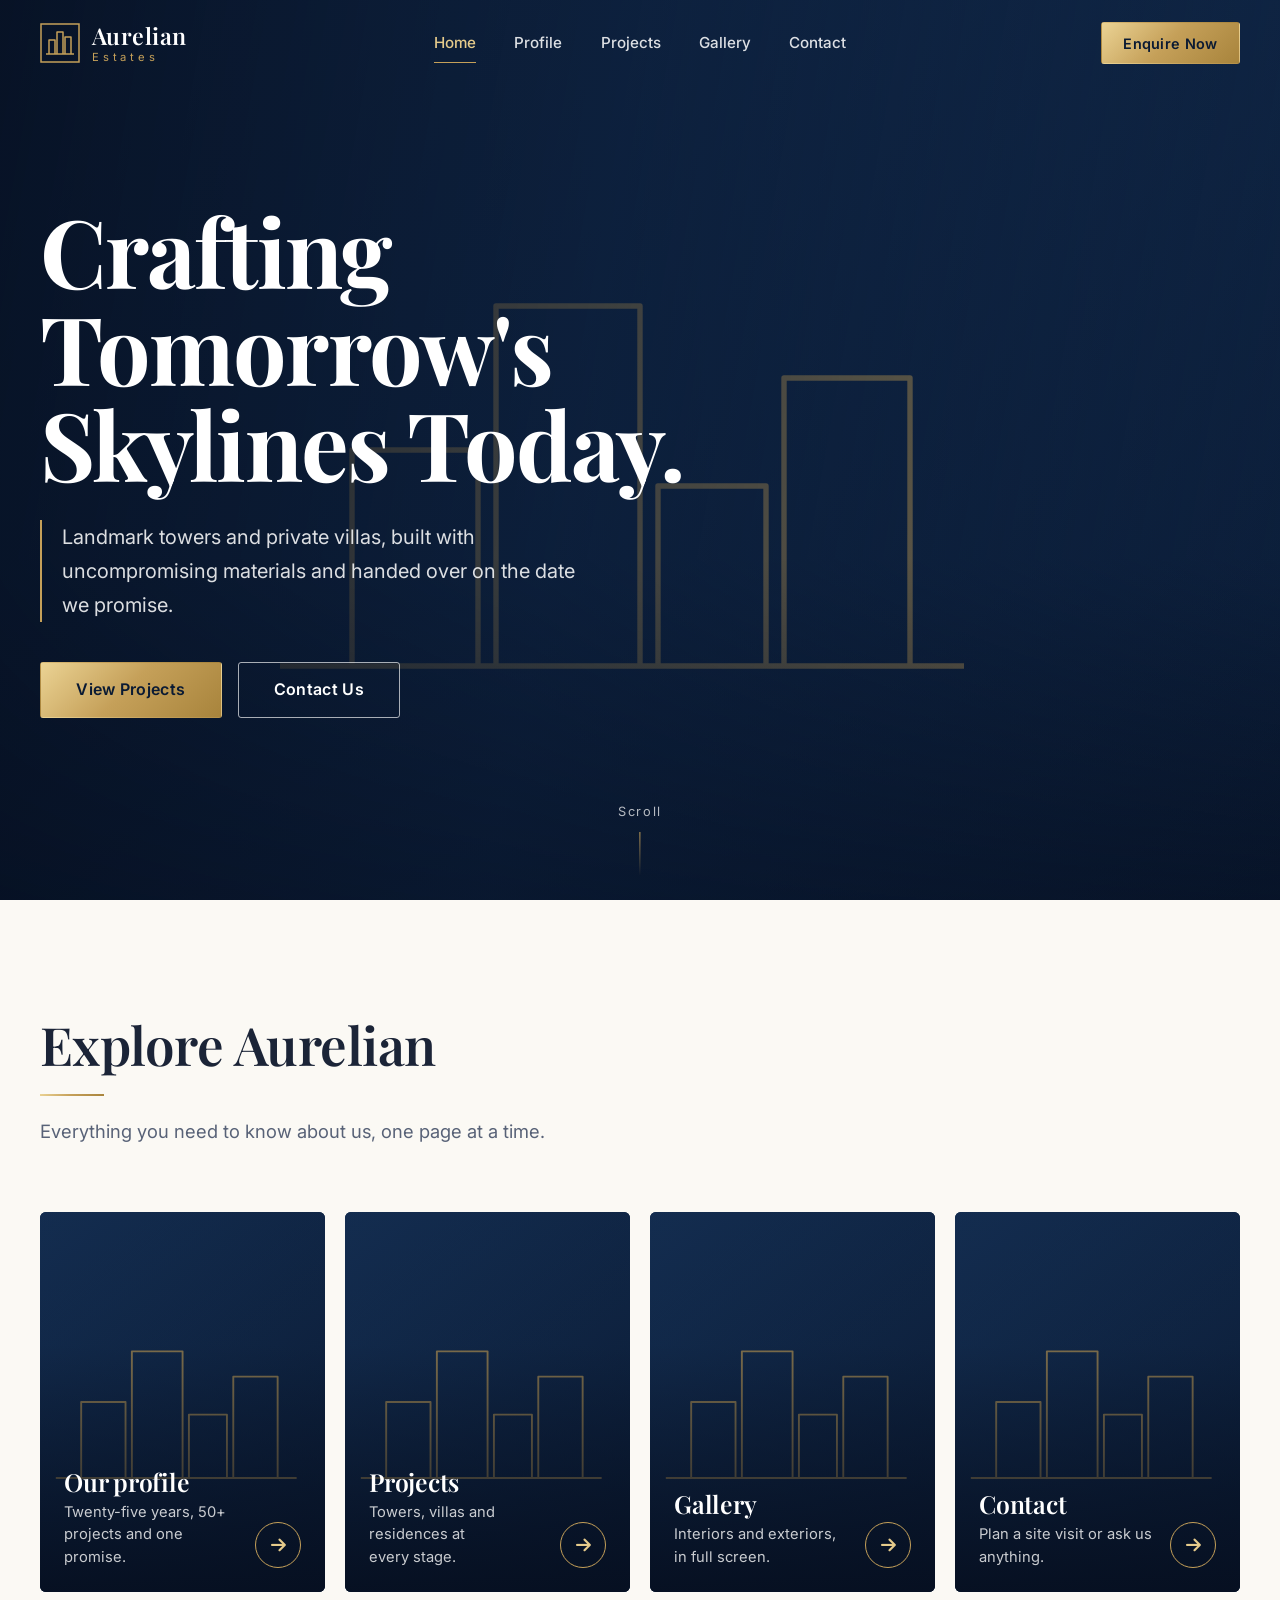
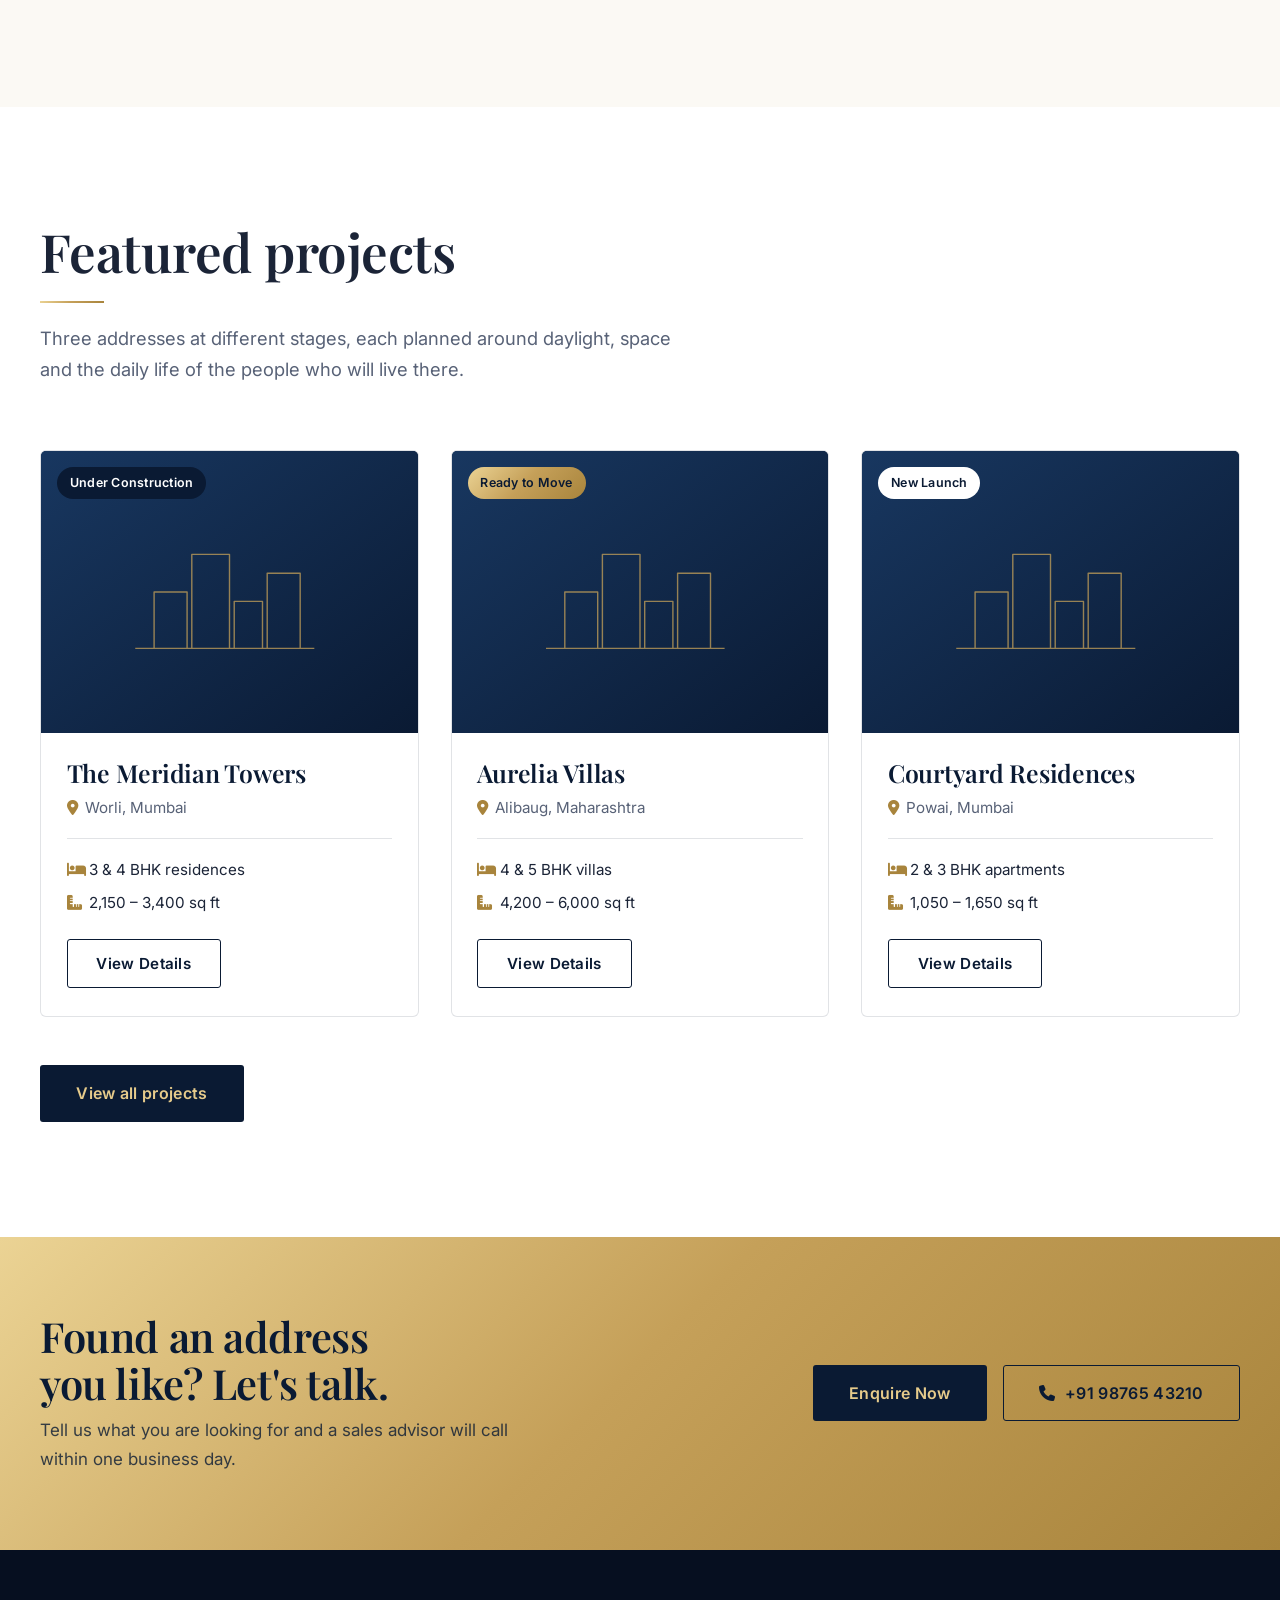
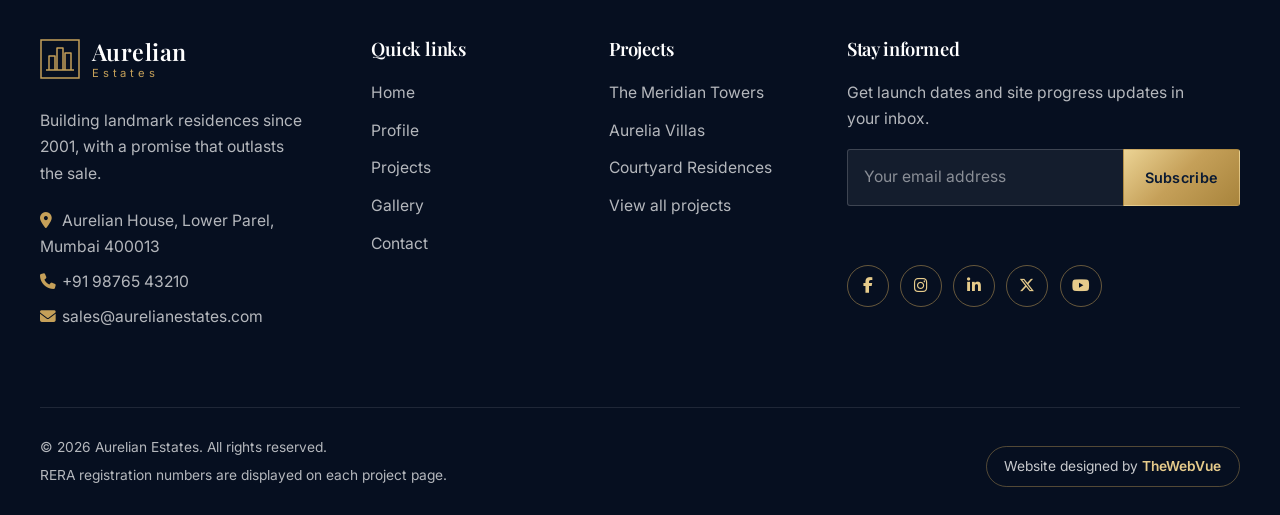
<file: index.html>
<!DOCTYPE html>
<html lang="en">
<head>
  <!-- Website designed by TheWebVue -->
  <meta charset="UTF-8">
  <meta name="viewport" content="width=device-width, initial-scale=1">
  <title>Aurelian Estates | Luxury residences and towers</title>
  <meta name="description" content="Aurelian Estates builds landmark towers and private villas with uncompromising materials and on-time delivery.">
  <meta name="author" content="TheWebVue">
  <meta name="theme-color" content="#0A1A33">

  <link rel="preconnect" href="https://fonts.googleapis.com">
  <link rel="preconnect" href="https://fonts.gstatic.com" crossorigin>
  <link rel="preconnect" href="https://images.unsplash.com" crossorigin>
  <link href="https://fonts.googleapis.com/css2?family=Inter:wght@400;500;600&family=Playfair+Display:ital,wght@0,500;0,600;0,700;1,500&display=swap" rel="stylesheet">
  <link rel="stylesheet" href="https://cdnjs.cloudflare.com/ajax/libs/font-awesome/6.5.1/css/all.min.css" crossorigin="anonymous" referrerpolicy="no-referrer">
  <link rel="stylesheet" href="style.css">

  <!-- Lets reveal animations hide content only when JS is available to show it again -->
  <script>document.documentElement.classList.add('js');</script>
</head>
<body>
  <a class="skip-link" href="#main">Skip to content</a>

  <header class="site-header" id="header">
    <div class="container nav-inner">
      <a href="index.html" class="brand" aria-label="Aurelian Estates, home">
        <svg class="brand-mark" viewBox="0 0 40 40" fill="none" aria-hidden="true">
            <rect x="1" y="1" width="38" height="38" stroke="#C5A059" stroke-width="1.5"/>
            <path d="M9 31V17h6v14M17 31V9h6v22M25 31V14h6v17" stroke="#C5A059" stroke-width="1.5" stroke-linejoin="round"/>
            <path d="M6 31h28" stroke="#C5A059" stroke-width="1.5"/>
          </svg>
        <span class="brand-text">
          <span class="brand-name">Aurelian</span>
          <span class="brand-sub">Estates</span>
        </span>
      </a>

      <nav class="nav-menu" id="nav-menu" aria-label="Primary">
        <ul class="nav-links">
          <li><a class="nav-link is-active" href="index.html" aria-current="page">Home</a></li>
          <li><a class="nav-link" href="profile.html">Profile</a></li>
          <li><a class="nav-link" href="projects.html">Projects</a></li>
          <li><a class="nav-link" href="gallery.html">Gallery</a></li>
          <li><a class="nav-link" href="contact.html">Contact</a></li>
        </ul>
        <a href="contact.html#enquire" class="btn btn-gold nav-cta-mobile">Enquire Now</a>
      </nav>

      <div class="nav-actions">
        <a href="contact.html#enquire" class="btn btn-gold btn-sm nav-cta">Enquire Now</a>
        <button class="nav-toggle" id="nav-toggle" type="button" aria-label="Open menu" aria-expanded="false" aria-controls="nav-menu">
          <span></span><span></span><span></span>
        </button>
      </div>
    </div>
  </header>
  <div class="nav-backdrop" id="nav-backdrop"></div>

  <main id="main">

    <section class="hero" id="home" aria-label="Introduction">
      <div class="hero-media">
        <img src="https://images.unsplash.com/photo-1545324418-cc1a3fa10c00?auto=format&fit=crop&w=1920&q=80" alt="Glass residential towers rising against a dusk sky" width="1920" height="1280" fetchpriority="high">
      </div>

      <div class="container hero-inner">
        <div class="hero-content">
          <h1>Crafting Tomorrow's Skylines Today.</h1>
          <p class="hero-lede">Landmark towers and private villas, built with uncompromising materials and handed over on the date we promise.</p>
          <div class="hero-actions">
            <a href="projects.html" class="btn btn-gold btn-lg btn-pulse">View Projects</a>
            <a href="contact.html" class="btn btn-ghost btn-lg">Contact Us</a>
          </div>
        </div>
      </div>

      <a class="scroll-cue" href="#explore" aria-label="Scroll to explore the site">
        <span>Scroll</span><i></i>
      </a>
    </section>

    <section class="section explore" id="explore">
      <div class="container">
        <div class="section-head reveal">
          <h2>Explore Aurelian</h2>
          <p class="lede">Everything you need to know about us, one page at a time.</p>
        </div>
        <div class="tiles">
          <a class="tile reveal" style="--d:0.0s" href="profile.html">
            <img src="https://images.unsplash.com/photo-1560518883-ce09059eeffa?auto=format&fit=crop&w=800&q=80" alt="A builder handing over the keys to a new home" width="800" height="1067" loading="lazy">
            <div class="tile-body">
              <div><h3>Our profile</h3><p>Twenty-five years, 50+ projects and one promise.</p></div>
              <span class="tile-arrow" aria-hidden="true"><i class="fa-solid fa-arrow-right"></i></span>
            </div>
          </a>
          <a class="tile reveal" style="--d:0.1s" href="projects.html">
            <img src="https://images.unsplash.com/photo-1486406146926-c627a92ad1ab?auto=format&fit=crop&w=800&q=80" alt="A glass residential tower" width="800" height="1067" loading="lazy">
            <div class="tile-body">
              <div><h3>Projects</h3><p>Towers, villas and residences at every stage.</p></div>
              <span class="tile-arrow" aria-hidden="true"><i class="fa-solid fa-arrow-right"></i></span>
            </div>
          </a>
          <a class="tile reveal" style="--d:0.2s" href="gallery.html">
            <img src="https://images.unsplash.com/photo-1600607687939-ce8a6c25118c?auto=format&fit=crop&w=800&q=80" alt="A double-height living room" width="800" height="1067" loading="lazy">
            <div class="tile-body">
              <div><h3>Gallery</h3><p>Interiors and exteriors, in full screen.</p></div>
              <span class="tile-arrow" aria-hidden="true"><i class="fa-solid fa-arrow-right"></i></span>
            </div>
          </a>
          <a class="tile reveal" style="--d:0.3s" href="contact.html">
            <img src="https://images.unsplash.com/photo-1600566753190-17f0baa2a6c3?auto=format&fit=crop&w=800&q=80" alt="An open-plan lounge and dining area" width="800" height="1067" loading="lazy">
            <div class="tile-body">
              <div><h3>Contact</h3><p>Plan a site visit or ask us anything.</p></div>
              <span class="tile-arrow" aria-hidden="true"><i class="fa-solid fa-arrow-right"></i></span>
            </div>
          </a>
        </div>
      </div>
    </section>

    <section class="section projects">
      <div class="container">
        <div class="section-head reveal">
          <h2>Featured projects</h2>
          <p class="lede">Three addresses at different stages, each planned around daylight, space and the daily life of the people who will live there.</p>
        </div>
        <div class="projects-grid">
          <article class="project-card reveal" style="--d:0s" data-status="building">
            <div class="card-media">
              <img src="https://images.unsplash.com/photo-1486406146926-c627a92ad1ab?auto=format&fit=crop&w=900&q=80" alt="The Meridian Towers, a tall glass residential tower" width="900" height="675" loading="lazy">
              <span class="status status-building">Under Construction</span>
              <div class="card-overlay"><p>42 storeys with a sky lounge, infinity pool and sea-facing decks. Possession planned for December 2027.</p></div>
            </div>
            <div class="card-body">
              <h3>The Meridian Towers</h3>
              <p class="loc"><i class="fa-solid fa-location-dot" aria-hidden="true"></i>Worli, Mumbai</p>
              <ul class="specs">
                <li><i class="fa-solid fa-bed" aria-hidden="true"></i>3 &amp; 4 BHK residences</li>
                <li><i class="fa-solid fa-ruler-combined" aria-hidden="true"></i>2,150 – 3,400 sq ft</li>
              </ul>
              <div class="card-actions">
                <a href="contact.html?project=The+Meridian+Towers#enquire" class="btn btn-outline">View Details</a>
              </div>
            </div>
          </article>
          <article class="project-card reveal" style="--d:.12s" data-status="ready">
            <div class="card-media">
              <img src="https://images.unsplash.com/photo-1613490493576-7fde63acd811?auto=format&fit=crop&w=900&q=80" alt="Aurelia Villas, a modern villa with a terrace and pool" width="900" height="675" loading="lazy">
              <span class="status status-ready">Ready to Move</span>
              <div class="card-overlay"><p>Twenty-eight private villas with plunge pools, set among mango orchards ten minutes from the jetty.</p></div>
            </div>
            <div class="card-body">
              <h3>Aurelia Villas</h3>
              <p class="loc"><i class="fa-solid fa-location-dot" aria-hidden="true"></i>Alibaug, Maharashtra</p>
              <ul class="specs">
                <li><i class="fa-solid fa-bed" aria-hidden="true"></i>4 &amp; 5 BHK villas</li>
                <li><i class="fa-solid fa-ruler-combined" aria-hidden="true"></i>4,200 – 6,000 sq ft</li>
              </ul>
              <div class="card-actions">
                <a href="contact.html?project=Aurelia+Villas#enquire" class="btn btn-outline">View Details</a>
              </div>
            </div>
          </article>
          <article class="project-card reveal" style="--d:.24s" data-status="launch">
            <div class="card-media">
              <img src="https://images.unsplash.com/photo-1600573472592-401b489a3cdc?auto=format&fit=crop&w=900&q=80" alt="Courtyard Residences, a low-rise home with landscaped grounds" width="900" height="675" loading="lazy">
              <span class="status status-launch">New Launch</span>
              <div class="card-overlay"><p>Low-rise homes arranged around a landscaped courtyard, five minutes from the lake.</p></div>
            </div>
            <div class="card-body">
              <h3>Courtyard Residences</h3>
              <p class="loc"><i class="fa-solid fa-location-dot" aria-hidden="true"></i>Powai, Mumbai</p>
              <ul class="specs">
                <li><i class="fa-solid fa-bed" aria-hidden="true"></i>2 &amp; 3 BHK apartments</li>
                <li><i class="fa-solid fa-ruler-combined" aria-hidden="true"></i>1,050 – 1,650 sq ft</li>
              </ul>
              <div class="card-actions">
                <a href="contact.html?project=Courtyard+Residences#enquire" class="btn btn-outline">View Details</a>
              </div>
            </div>
          </article>
        </div>
        <div class="section-cta reveal">
          <a href="projects.html" class="btn btn-navy btn-lg">View all projects</a>
        </div>
      </div>
    </section>

    <section class="cta-band" aria-label="Enquire">
      <div class="container cta-inner">
        <div>
          <h2>Found an address you like? Let's talk.</h2>
          <p>Tell us what you are looking for and a sales advisor will call within one business day.</p>
        </div>
        <div class="cta-actions">
          <a href="contact.html#enquire" class="btn btn-navy btn-lg">Enquire Now</a>
          <a href="tel:+919876543210" class="btn btn-outline btn-lg"><i class="fa-solid fa-phone" aria-hidden="true"></i>+91 98765 43210</a>
        </div>
      </div>
    </section>

  </main>

  <footer class="site-footer">
    <div class="container">
      <div class="footer-grid">
        <div class="footer-about">
          <a href="index.html" class="brand" aria-label="Aurelian Estates, home">
            <svg class="brand-mark" viewBox="0 0 40 40" fill="none" aria-hidden="true">
            <rect x="1" y="1" width="38" height="38" stroke="#C5A059" stroke-width="1.5"/>
            <path d="M9 31V17h6v14M17 31V9h6v22M25 31V14h6v17" stroke="#C5A059" stroke-width="1.5" stroke-linejoin="round"/>
            <path d="M6 31h28" stroke="#C5A059" stroke-width="1.5"/>
          </svg>
            <span class="brand-text"><span class="brand-name">Aurelian</span><span class="brand-sub">Estates</span></span>
          </a>
          <p>Building landmark residences since 2001, with a promise that outlasts the sale.</p>
          <div class="footer-address">
            <span><i class="fa-solid fa-location-dot" aria-hidden="true"></i>Aurelian House, Lower Parel, Mumbai 400013</span>
            <span><i class="fa-solid fa-phone" aria-hidden="true"></i><a href="tel:+919876543210">+91 98765 43210</a></span>
            <span><i class="fa-solid fa-envelope" aria-hidden="true"></i><a href="mailto:sales@aurelianestates.com">sales@aurelianestates.com</a></span>
          </div>
        </div>

        <div>
          <h4>Quick links</h4>
          <ul class="footer-links">
            <li><a href="index.html">Home</a></li>
            <li><a href="profile.html">Profile</a></li>
            <li><a href="projects.html">Projects</a></li>
            <li><a href="gallery.html">Gallery</a></li>
            <li><a href="contact.html">Contact</a></li>
          </ul>
        </div>

        <div>
          <h4>Projects</h4>
          <ul class="footer-links">
            <li><a href="projects.html">The Meridian Towers</a></li>
            <li><a href="projects.html">Aurelia Villas</a></li>
            <li><a href="projects.html">Courtyard Residences</a></li>
            <li><a href="projects.html">View all projects</a></li>
          </ul>
        </div>

        <div>
          <h4>Stay informed</h4>
          <p>Get launch dates and site progress updates in your inbox.</p>
          <form class="newsletter" id="newsletter-form" novalidate style="margin-top:1rem">
            <input type="email" id="nl-email" placeholder="Your email address" aria-label="Email address for newsletter" autocomplete="email">
            <button type="submit" class="btn btn-gold btn-sm">Subscribe</button>
          </form>
          <p class="nl-msg" id="nl-msg" role="status" aria-live="polite"></p>

          <div class="socials">
            <a href="#" aria-label="Facebook"><i class="fa-brands fa-facebook-f"></i></a>
            <a href="#" aria-label="Instagram"><i class="fa-brands fa-instagram"></i></a>
            <a href="#" aria-label="LinkedIn"><i class="fa-brands fa-linkedin-in"></i></a>
            <a href="#" aria-label="X"><i class="fa-brands fa-x-twitter"></i></a>
            <a href="#" aria-label="YouTube"><i class="fa-brands fa-youtube"></i></a>
          </div>
        </div>
      </div>

      <div class="footer-bottom">
        <div class="footer-legal">
          <span>&copy; <span id="year">2026</span> Aurelian Estates. All rights reserved.</span>
          <span>RERA registration numbers are displayed on each project page.</span>
        </div>
        <!-- Designer credit: replace href="#" with the TheWebVue website address -->
        <p class="credit">Website designed by <a href="#" rel="noopener">TheWebVue</a></p>
      </div>
    </div>
  </footer>

  <script src="main.js" defer></script>
</body>
</html>
</file>
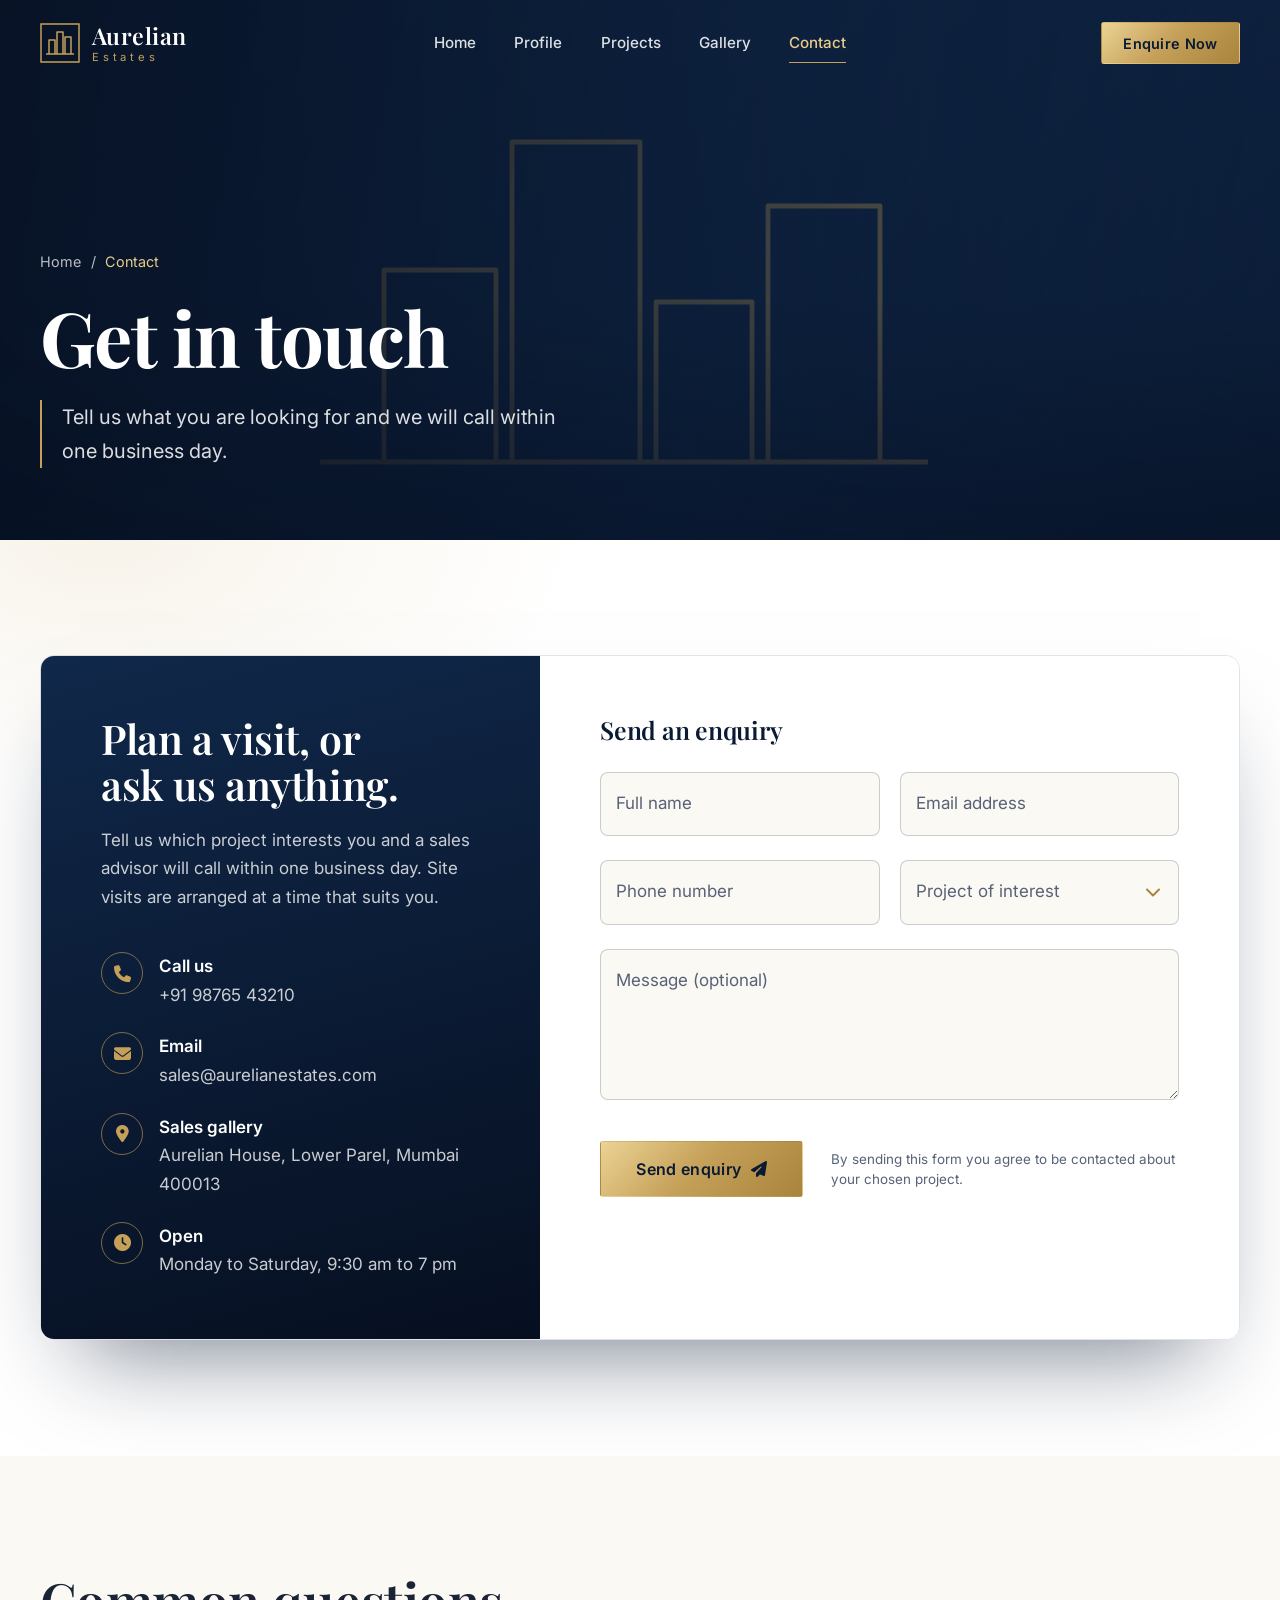
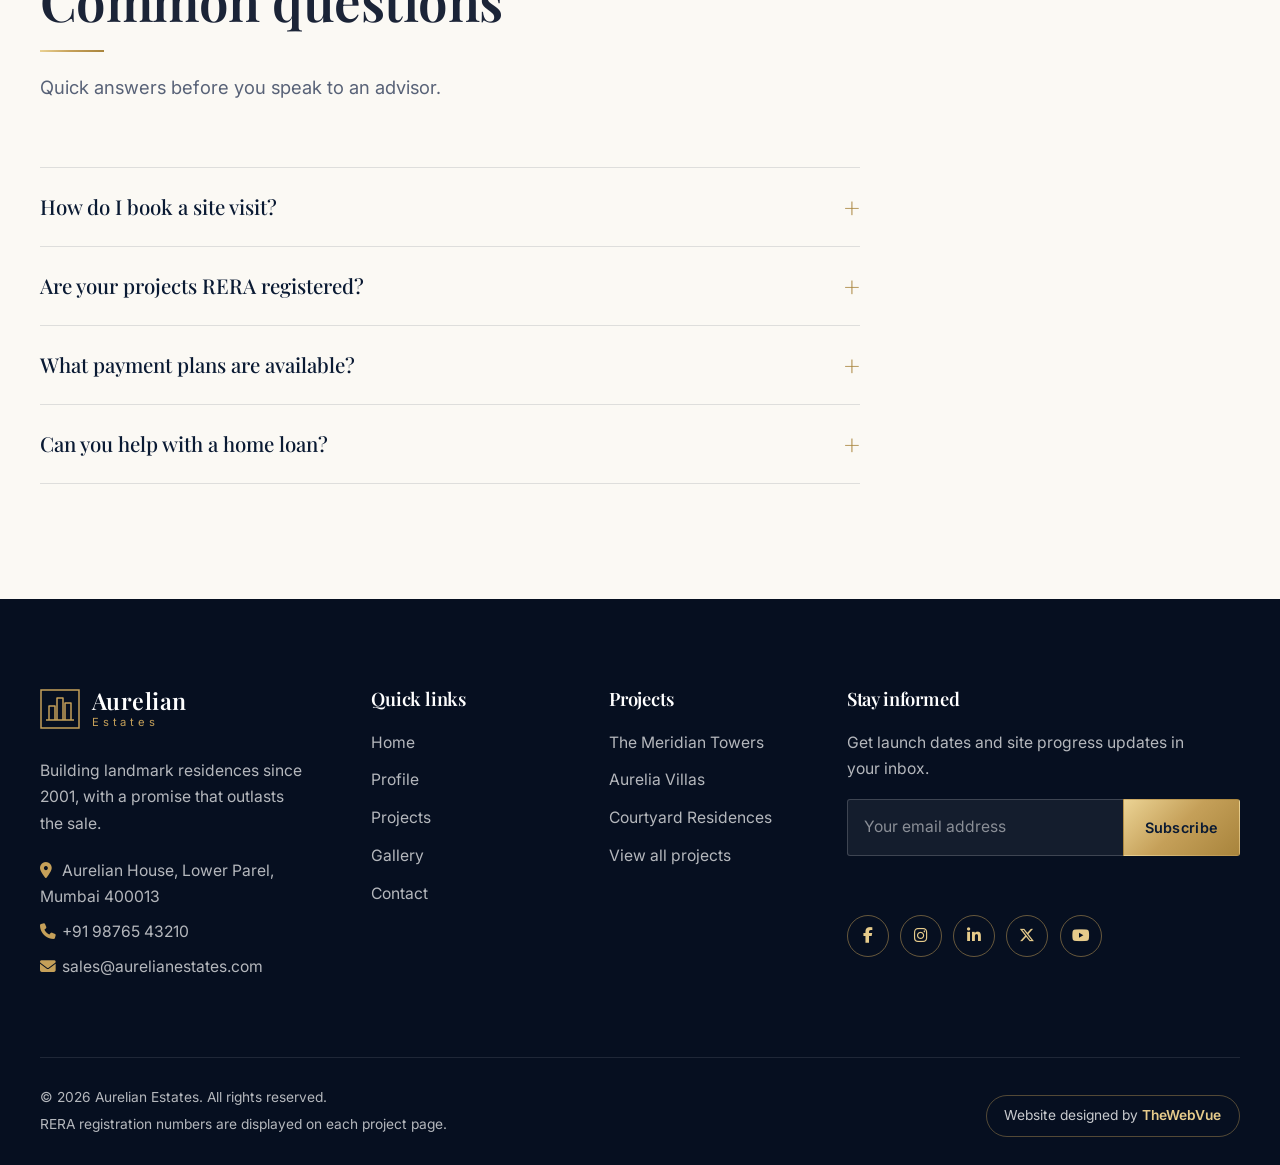
<file: contact.html>
<!DOCTYPE html>
<html lang="en">
<head>
  <!-- Website designed by TheWebVue -->
  <meta charset="UTF-8">
  <meta name="viewport" content="width=device-width, initial-scale=1">
  <title>Contact | Aurelian Estates</title>
  <meta name="description" content="Plan a site visit or ask us anything. Send an enquiry to the Aurelian Estates sales team.">
  <meta name="author" content="TheWebVue">
  <meta name="theme-color" content="#0A1A33">

  <link rel="preconnect" href="https://fonts.googleapis.com">
  <link rel="preconnect" href="https://fonts.gstatic.com" crossorigin>
  <link rel="preconnect" href="https://images.unsplash.com" crossorigin>
  <link href="https://fonts.googleapis.com/css2?family=Inter:wght@400;500;600&family=Playfair+Display:ital,wght@0,500;0,600;0,700;1,500&display=swap" rel="stylesheet">
  <link rel="stylesheet" href="https://cdnjs.cloudflare.com/ajax/libs/font-awesome/6.5.1/css/all.min.css" crossorigin="anonymous" referrerpolicy="no-referrer">
  <link rel="stylesheet" href="style.css">

  <!-- Lets reveal animations hide content only when JS is available to show it again -->
  <script>document.documentElement.classList.add('js');</script>
</head>
<body>
  <a class="skip-link" href="#main">Skip to content</a>

  <header class="site-header" id="header">
    <div class="container nav-inner">
      <a href="index.html" class="brand" aria-label="Aurelian Estates, home">
        <svg class="brand-mark" viewBox="0 0 40 40" fill="none" aria-hidden="true">
            <rect x="1" y="1" width="38" height="38" stroke="#C5A059" stroke-width="1.5"/>
            <path d="M9 31V17h6v14M17 31V9h6v22M25 31V14h6v17" stroke="#C5A059" stroke-width="1.5" stroke-linejoin="round"/>
            <path d="M6 31h28" stroke="#C5A059" stroke-width="1.5"/>
          </svg>
        <span class="brand-text">
          <span class="brand-name">Aurelian</span>
          <span class="brand-sub">Estates</span>
        </span>
      </a>

      <nav class="nav-menu" id="nav-menu" aria-label="Primary">
        <ul class="nav-links">
          <li><a class="nav-link" href="index.html">Home</a></li>
          <li><a class="nav-link" href="profile.html">Profile</a></li>
          <li><a class="nav-link" href="projects.html">Projects</a></li>
          <li><a class="nav-link" href="gallery.html">Gallery</a></li>
          <li><a class="nav-link is-active" href="contact.html" aria-current="page">Contact</a></li>
        </ul>
        <a href="contact.html#enquire" class="btn btn-gold nav-cta-mobile">Enquire Now</a>
      </nav>

      <div class="nav-actions">
        <a href="contact.html#enquire" class="btn btn-gold btn-sm nav-cta">Enquire Now</a>
        <button class="nav-toggle" id="nav-toggle" type="button" aria-label="Open menu" aria-expanded="false" aria-controls="nav-menu">
          <span></span><span></span><span></span>
        </button>
      </div>
    </div>
  </header>
  <div class="nav-backdrop" id="nav-backdrop"></div>

  <main id="main">
    <section class="page-hero" aria-label="Get in touch">
      <div class="hero-media">
        <img src="https://images.unsplash.com/photo-1613490493576-7fde63acd811?auto=format&fit=crop&w=1920&q=80" alt="A luxury villa at dusk" width="1920" height="1280" fetchpriority="high">
      </div>
      <div class="container hero-inner">
        <div class="hero-content">
          <nav class="crumbs" aria-label="Breadcrumb">
            <a href="index.html">Home</a><span aria-hidden="true">/</span><span aria-current="page">Contact</span>
          </nav>
          <h1>Get in touch</h1>
          <p class="hero-lede">Tell us what you are looking for and we will call within one business day.</p>
        </div>
      </div>
    </section>

    <section class="section enquiry" id="enquire">
      <div class="container">
        <div class="enquiry-card reveal">
          <div class="enquiry-info">
            <h2>Plan a visit, or ask us anything.</h2>
            <p>Tell us which project interests you and a sales advisor will call within one business day. Site visits are arranged at a time that suits you.</p>

            <ul class="contact-list">
              <li>
                <span class="ico"><i class="fa-solid fa-phone" aria-hidden="true"></i></span>
                <span><strong>Call us</strong><a href="tel:+919876543210">+91 98765 43210</a></span>
              </li>
              <li>
                <span class="ico"><i class="fa-solid fa-envelope" aria-hidden="true"></i></span>
                <span><strong>Email</strong><a href="mailto:sales@aurelianestates.com">sales@aurelianestates.com</a></span>
              </li>
              <li>
                <span class="ico"><i class="fa-solid fa-location-dot" aria-hidden="true"></i></span>
                <span><strong>Sales gallery</strong>Aurelian House, Lower Parel, Mumbai 400013</span>
              </li>
              <li>
                <span class="ico"><i class="fa-solid fa-clock" aria-hidden="true"></i></span>
                <span><strong>Open</strong>Monday to Saturday, 9:30 am to 7 pm</span>
              </li>
            </ul>
          </div>

          <div class="enquiry-form-wrap">
            <form id="enquiry-form" novalidate>
              <h3>Send an enquiry</h3>
              <div class="form-grid">
                <div class="field">
                  <input type="text" id="f-name" name="name" placeholder=" " autocomplete="name" required aria-describedby="f-name-err">
                  <label for="f-name">Full name</label>
                  <span class="field-error" id="f-name-err" aria-live="polite"></span>
                </div>

                <div class="field">
                  <input type="email" id="f-email" name="email" placeholder=" " autocomplete="email" required aria-describedby="f-email-err">
                  <label for="f-email">Email address</label>
                  <span class="field-error" id="f-email-err" aria-live="polite"></span>
                </div>

                <div class="field">
                  <input type="tel" id="f-phone" name="phone" placeholder=" " autocomplete="tel" inputmode="tel" required aria-describedby="f-phone-err">
                  <label for="f-phone">Phone number</label>
                  <span class="field-error" id="f-phone-err" aria-live="polite"></span>
                </div>

                <div class="field">
                  <select id="f-project" name="project" required aria-describedby="f-project-err">
                    <option value="" disabled selected></option>
                    <option value="The Meridian Towers">The Meridian Towers, Worli</option>
                    <option value="Aurelia Villas">Aurelia Villas, Alibaug</option>
                    <option value="Courtyard Residences">Courtyard Residences, Powai</option>
                    <option value="Regent Court">Regent Court, Bandra West</option>
                    <option value="Seaview Heights">Seaview Heights, Juhu</option>
                    <option value="Palm Grove Estate">Palm Grove Estate, Lonavala</option>
                    <option value="Not sure yet">Not sure yet</option>
                  </select>
                  <label for="f-project">Project of interest</label>
                  <span class="field-error" id="f-project-err" aria-live="polite"></span>
                </div>

                <div class="field full">
                  <textarea id="f-message" name="message" placeholder=" " rows="4"></textarea>
                  <label for="f-message">Message (optional)</label>
                </div>
              </div>

              <div class="form-foot">
                <button type="submit" class="btn btn-gold btn-lg btn-submit" id="submit-btn">
                  <span class="btn-label">Send enquiry</span>
                  <i class="fa-solid fa-paper-plane" aria-hidden="true"></i>
                </button>
                <small>By sending this form you agree to be contacted about your chosen project.</small>
              </div>
            </form>

            <div class="form-success" id="form-success" tabindex="-1" role="status" hidden>
              <div class="tick"><i class="fa-solid fa-check" aria-hidden="true"></i></div>
              <h3 id="success-title">Thank you.</h3>
              <p>Your enquiry is with our sales team. Expect a call within one business day.</p>
              <button type="button" class="link-btn" id="another-btn">Send another enquiry</button>
            </div>
          </div>
        </div>
      </div>
    </section>

    <section class="section faq">
      <div class="container">
        <div class="section-head reveal">
          <h2>Common questions</h2>
          <p class="lede">Quick answers before you speak to an advisor.</p>
        </div>
        <div class="faq-list reveal">
          <details>
            <summary>How do I book a site visit?</summary>
            <p>Send an enquiry using the form above or call our sales gallery. An advisor will confirm a time that suits you and can arrange transport from the nearest station.</p>
          </details>
          <details>
            <summary>Are your projects RERA registered?</summary>
            <p>Yes. Every Aurelian project is registered, and the registration number is displayed on the project page and in your booking documents.</p>
          </details>
          <details>
            <summary>What payment plans are available?</summary>
            <p>Most projects offer construction-linked and possession-linked plans. Your advisor will walk you through the schedule before you commit to anything.</p>
          </details>
          <details>
            <summary>Can you help with a home loan?</summary>
            <p>We work with several leading banks that pre-approve our projects, and our team can introduce you to them and help with the paperwork.</p>
          </details>
        </div>
      </div>
    </section>
  </main>

  <footer class="site-footer">
    <div class="container">
      <div class="footer-grid">
        <div class="footer-about">
          <a href="index.html" class="brand" aria-label="Aurelian Estates, home">
            <svg class="brand-mark" viewBox="0 0 40 40" fill="none" aria-hidden="true">
            <rect x="1" y="1" width="38" height="38" stroke="#C5A059" stroke-width="1.5"/>
            <path d="M9 31V17h6v14M17 31V9h6v22M25 31V14h6v17" stroke="#C5A059" stroke-width="1.5" stroke-linejoin="round"/>
            <path d="M6 31h28" stroke="#C5A059" stroke-width="1.5"/>
          </svg>
            <span class="brand-text"><span class="brand-name">Aurelian</span><span class="brand-sub">Estates</span></span>
          </a>
          <p>Building landmark residences since 2001, with a promise that outlasts the sale.</p>
          <div class="footer-address">
            <span><i class="fa-solid fa-location-dot" aria-hidden="true"></i>Aurelian House, Lower Parel, Mumbai 400013</span>
            <span><i class="fa-solid fa-phone" aria-hidden="true"></i><a href="tel:+919876543210">+91 98765 43210</a></span>
            <span><i class="fa-solid fa-envelope" aria-hidden="true"></i><a href="mailto:sales@aurelianestates.com">sales@aurelianestates.com</a></span>
          </div>
        </div>

        <div>
          <h4>Quick links</h4>
          <ul class="footer-links">
            <li><a href="index.html">Home</a></li>
            <li><a href="profile.html">Profile</a></li>
            <li><a href="projects.html">Projects</a></li>
            <li><a href="gallery.html">Gallery</a></li>
            <li><a href="contact.html">Contact</a></li>
          </ul>
        </div>

        <div>
          <h4>Projects</h4>
          <ul class="footer-links">
            <li><a href="projects.html">The Meridian Towers</a></li>
            <li><a href="projects.html">Aurelia Villas</a></li>
            <li><a href="projects.html">Courtyard Residences</a></li>
            <li><a href="projects.html">View all projects</a></li>
          </ul>
        </div>

        <div>
          <h4>Stay informed</h4>
          <p>Get launch dates and site progress updates in your inbox.</p>
          <form class="newsletter" id="newsletter-form" novalidate style="margin-top:1rem">
            <input type="email" id="nl-email" placeholder="Your email address" aria-label="Email address for newsletter" autocomplete="email">
            <button type="submit" class="btn btn-gold btn-sm">Subscribe</button>
          </form>
          <p class="nl-msg" id="nl-msg" role="status" aria-live="polite"></p>

          <div class="socials">
            <a href="#" aria-label="Facebook"><i class="fa-brands fa-facebook-f"></i></a>
            <a href="#" aria-label="Instagram"><i class="fa-brands fa-instagram"></i></a>
            <a href="#" aria-label="LinkedIn"><i class="fa-brands fa-linkedin-in"></i></a>
            <a href="#" aria-label="X"><i class="fa-brands fa-x-twitter"></i></a>
            <a href="#" aria-label="YouTube"><i class="fa-brands fa-youtube"></i></a>
          </div>
        </div>
      </div>

      <div class="footer-bottom">
        <div class="footer-legal">
          <span>&copy; <span id="year">2026</span> Aurelian Estates. All rights reserved.</span>
          <span>RERA registration numbers are displayed on each project page.</span>
        </div>
        <!-- Designer credit: replace href="#" with the TheWebVue website address -->
        <p class="credit">Website designed by <a href="#" rel="noopener">TheWebVue</a></p>
      </div>
    </div>
  </footer>

  <script src="main.js" defer></script>
</body>
</html>
</file>
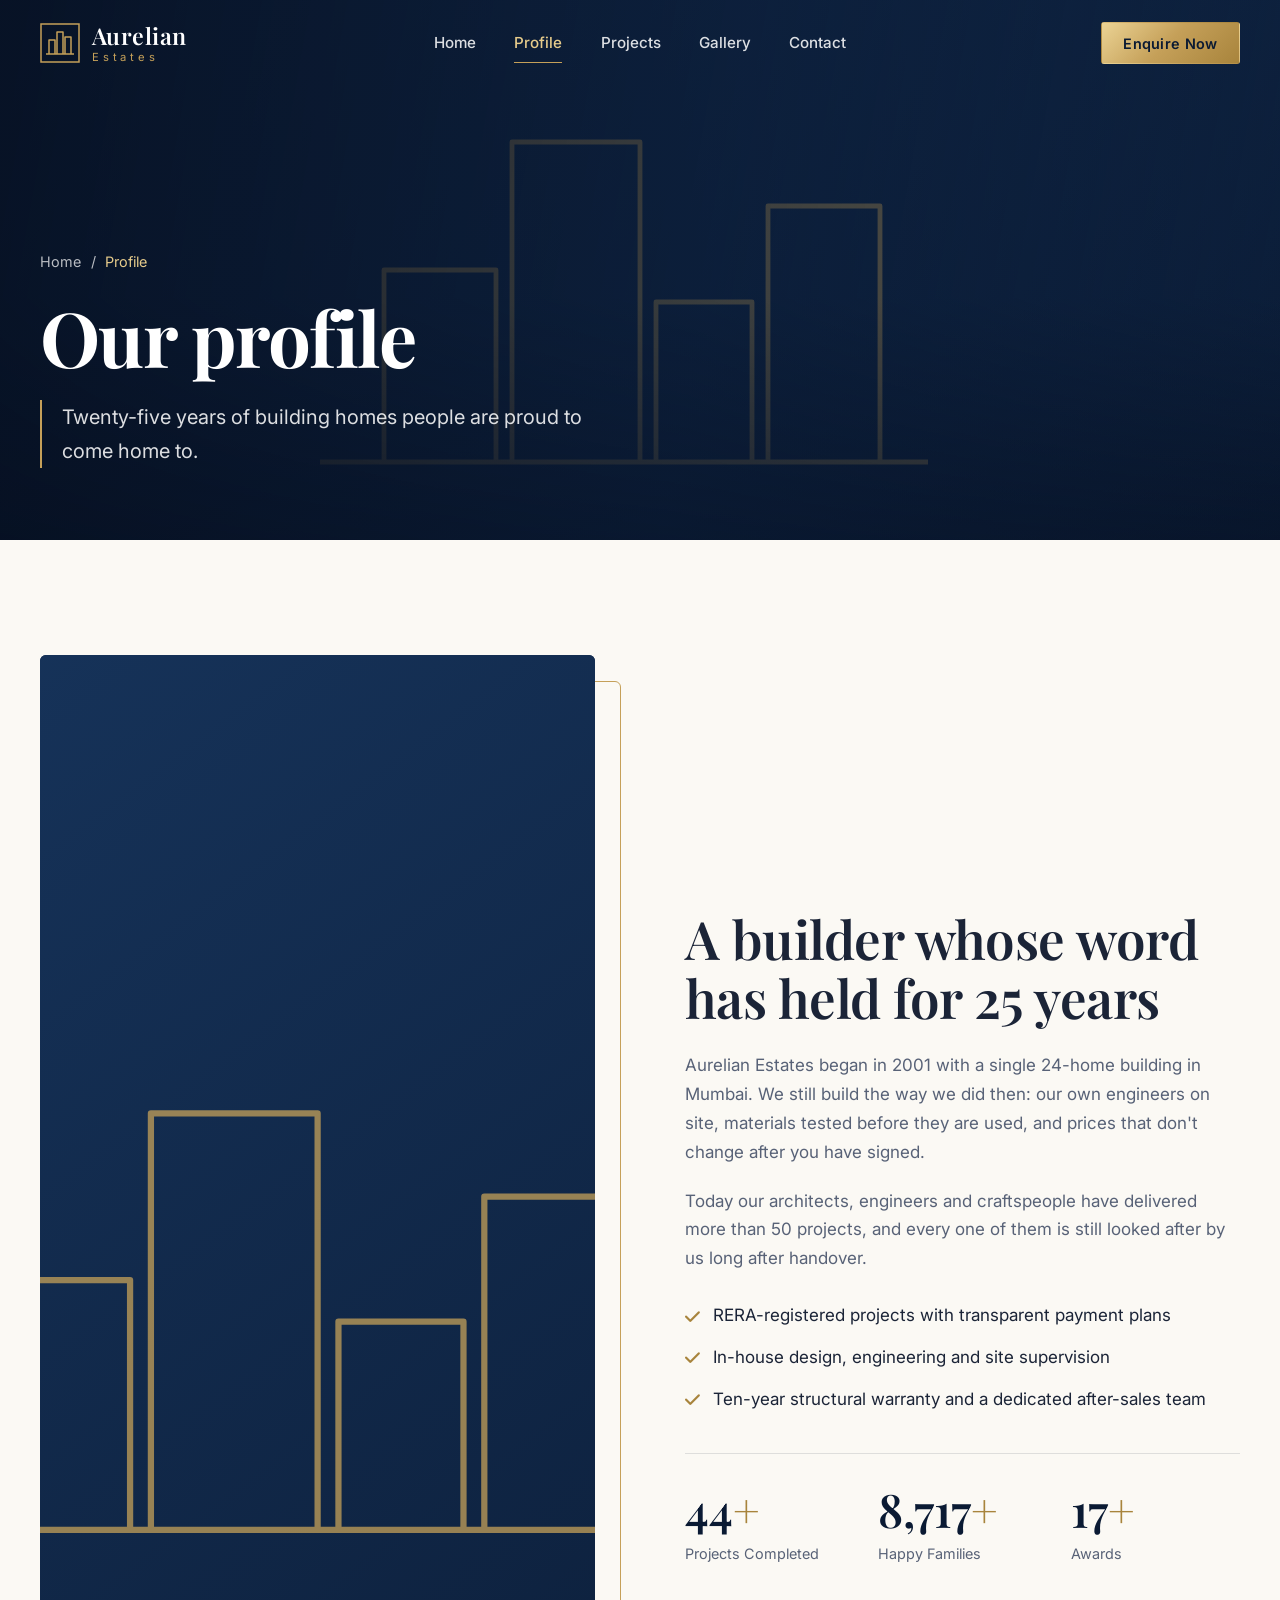
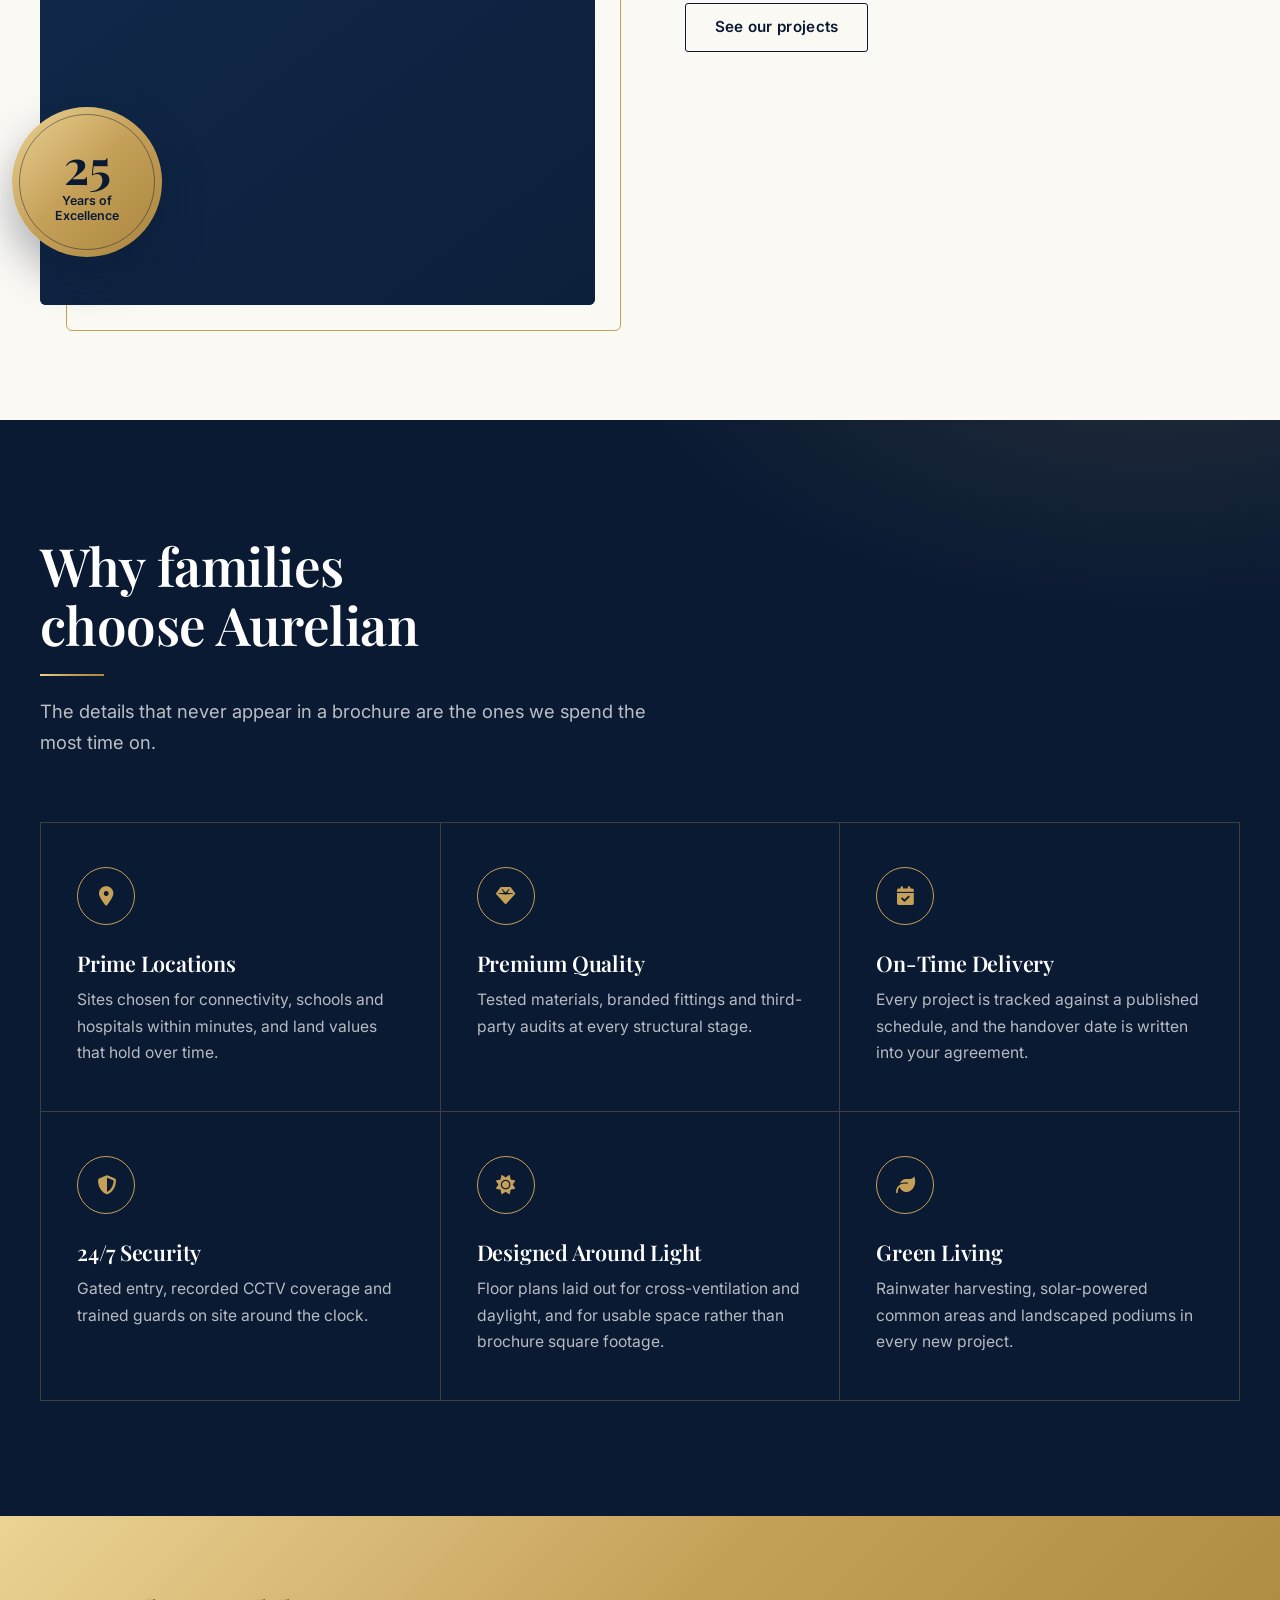
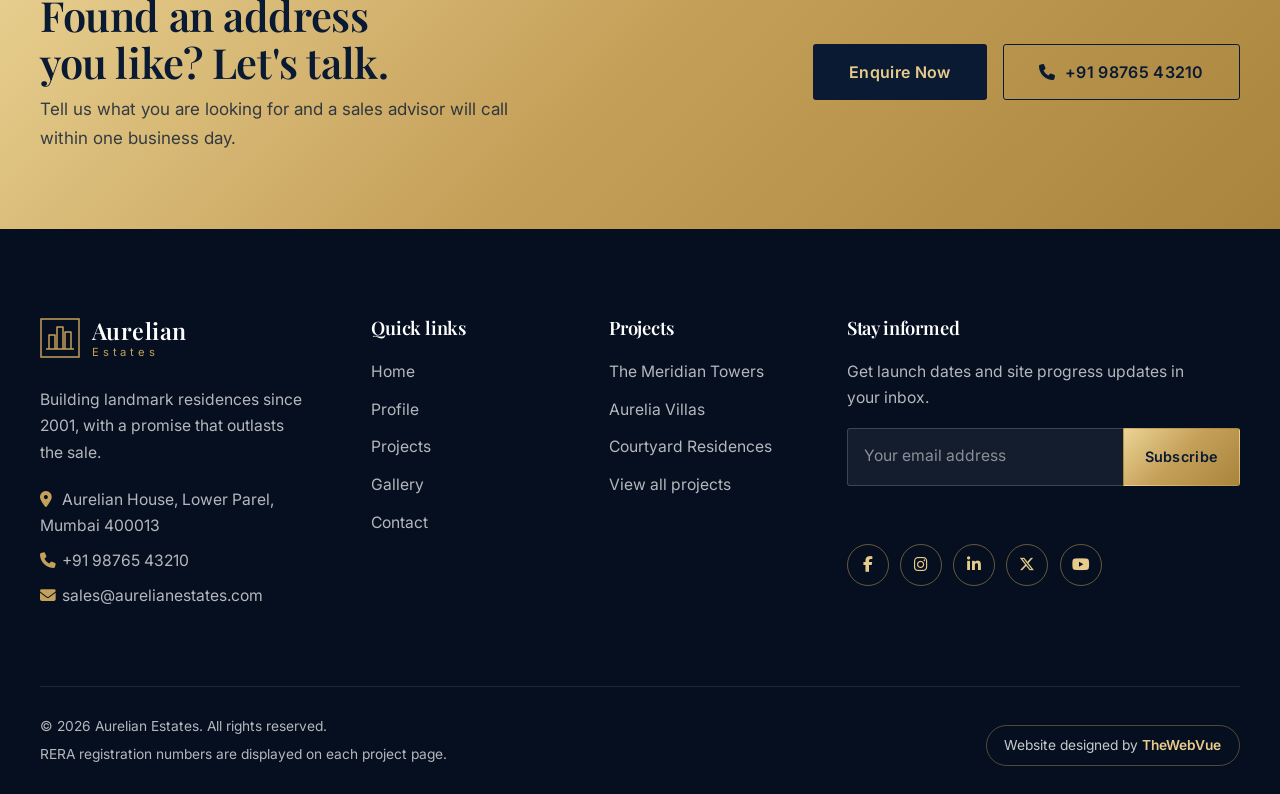
<file: profile.html>
<!DOCTYPE html>
<html lang="en">
<head>
  <!-- Website designed by TheWebVue -->
  <meta charset="UTF-8">
  <meta name="viewport" content="width=device-width, initial-scale=1">
  <title>Our profile | Aurelian Estates</title>
  <meta name="description" content="Twenty-five years of building landmark residences. Meet Aurelian Estates and see why families choose us.">
  <meta name="author" content="TheWebVue">
  <meta name="theme-color" content="#0A1A33">

  <link rel="preconnect" href="https://fonts.googleapis.com">
  <link rel="preconnect" href="https://fonts.gstatic.com" crossorigin>
  <link rel="preconnect" href="https://images.unsplash.com" crossorigin>
  <link href="https://fonts.googleapis.com/css2?family=Inter:wght@400;500;600&family=Playfair+Display:ital,wght@0,500;0,600;0,700;1,500&display=swap" rel="stylesheet">
  <link rel="stylesheet" href="https://cdnjs.cloudflare.com/ajax/libs/font-awesome/6.5.1/css/all.min.css" crossorigin="anonymous" referrerpolicy="no-referrer">
  <link rel="stylesheet" href="style.css">

  <!-- Lets reveal animations hide content only when JS is available to show it again -->
  <script>document.documentElement.classList.add('js');</script>
</head>
<body>
  <a class="skip-link" href="#main">Skip to content</a>

  <header class="site-header" id="header">
    <div class="container nav-inner">
      <a href="index.html" class="brand" aria-label="Aurelian Estates, home">
        <svg class="brand-mark" viewBox="0 0 40 40" fill="none" aria-hidden="true">
            <rect x="1" y="1" width="38" height="38" stroke="#C5A059" stroke-width="1.5"/>
            <path d="M9 31V17h6v14M17 31V9h6v22M25 31V14h6v17" stroke="#C5A059" stroke-width="1.5" stroke-linejoin="round"/>
            <path d="M6 31h28" stroke="#C5A059" stroke-width="1.5"/>
          </svg>
        <span class="brand-text">
          <span class="brand-name">Aurelian</span>
          <span class="brand-sub">Estates</span>
        </span>
      </a>

      <nav class="nav-menu" id="nav-menu" aria-label="Primary">
        <ul class="nav-links">
          <li><a class="nav-link" href="index.html">Home</a></li>
          <li><a class="nav-link is-active" href="profile.html" aria-current="page">Profile</a></li>
          <li><a class="nav-link" href="projects.html">Projects</a></li>
          <li><a class="nav-link" href="gallery.html">Gallery</a></li>
          <li><a class="nav-link" href="contact.html">Contact</a></li>
        </ul>
        <a href="contact.html#enquire" class="btn btn-gold nav-cta-mobile">Enquire Now</a>
      </nav>

      <div class="nav-actions">
        <a href="contact.html#enquire" class="btn btn-gold btn-sm nav-cta">Enquire Now</a>
        <button class="nav-toggle" id="nav-toggle" type="button" aria-label="Open menu" aria-expanded="false" aria-controls="nav-menu">
          <span></span><span></span><span></span>
        </button>
      </div>
    </div>
  </header>
  <div class="nav-backdrop" id="nav-backdrop"></div>

  <main id="main">
    <section class="page-hero" aria-label="Our profile">
      <div class="hero-media">
        <img src="https://images.unsplash.com/photo-1486406146926-c627a92ad1ab?auto=format&fit=crop&w=1920&q=80" alt="Glass residential tower seen from below" width="1920" height="1280" fetchpriority="high">
      </div>
      <div class="container hero-inner">
        <div class="hero-content">
          <nav class="crumbs" aria-label="Breadcrumb">
            <a href="index.html">Home</a><span aria-hidden="true">/</span><span aria-current="page">Profile</span>
          </nav>
          <h1>Our profile</h1>
          <p class="hero-lede">Twenty-five years of building homes people are proud to come home to.</p>
        </div>
      </div>
    </section>

    <section class="section about">
      <div class="container about-grid">
        <div class="about-media reveal reveal-left">
          <img src="https://images.unsplash.com/photo-1560518883-ce09059eeffa?auto=format&fit=crop&w=1000&q=80" alt="A builder handing over the keys to a new home" width="1000" height="1250" loading="lazy">
          <div class="years-badge" aria-label="25 years of excellence">
            <strong>25</strong>
            <span>Years of Excellence</span>
          </div>
        </div>

        <div class="about-copy reveal reveal-right">
          <h2>A builder whose word has held for 25 years</h2>
          <p>Aurelian Estates began in 2001 with a single 24-home building in Mumbai. We still build the way we did then: our own engineers on site, materials tested before they are used, and prices that don't change after you have signed.</p>
          <p>Today our architects, engineers and craftspeople have delivered more than 50 projects, and every one of them is still looked after by us long after handover.</p>

          <ul class="checks">
            <li><i class="fa-solid fa-check" aria-hidden="true"></i><span>RERA-registered projects with transparent payment plans</span></li>
            <li><i class="fa-solid fa-check" aria-hidden="true"></i><span>In-house design, engineering and site supervision</span></li>
            <li><i class="fa-solid fa-check" aria-hidden="true"></i><span>Ten-year structural warranty and a dedicated after-sales team</span></li>
          </ul>

          <div class="stats" id="stats">
            <div class="stat">
              <div class="stat-value"><span data-count="50">50</span><span class="stat-suffix">+</span></div>
              <div class="stat-label">Projects Completed</div>
            </div>
            <div class="stat">
              <div class="stat-value"><span data-count="10000">10,000</span><span class="stat-suffix">+</span></div>
              <div class="stat-label">Happy Families</div>
            </div>
            <div class="stat">
              <div class="stat-value"><span data-count="20">20</span><span class="stat-suffix">+</span></div>
              <div class="stat-label">Awards</div>
            </div>
          </div>

          <a href="projects.html" class="btn btn-outline">See our projects</a>
        </div>
      </div>
    </section>

    <section class="section why on-dark">
      <div class="container">
        <div class="section-head reveal">
          <h2>Why families choose Aurelian</h2>
          <p class="lede">The details that never appear in a brochure are the ones we spend the most time on.</p>
        </div>
        <div class="why-grid">
          <div class="feature reveal" style="--d:0.0s">
            <div class="feature-icon"><i class="fa-solid fa-location-dot" aria-hidden="true"></i></div>
            <h3>Prime Locations</h3>
            <p>Sites chosen for connectivity, schools and hospitals within minutes, and land values that hold over time.</p>
          </div>
          <div class="feature reveal" style="--d:0.1s">
            <div class="feature-icon"><i class="fa-solid fa-gem" aria-hidden="true"></i></div>
            <h3>Premium Quality</h3>
            <p>Tested materials, branded fittings and third-party audits at every structural stage.</p>
          </div>
          <div class="feature reveal" style="--d:0.2s">
            <div class="feature-icon"><i class="fa-solid fa-calendar-check" aria-hidden="true"></i></div>
            <h3>On-Time Delivery</h3>
            <p>Every project is tracked against a published schedule, and the handover date is written into your agreement.</p>
          </div>
          <div class="feature reveal" style="--d:0.0s">
            <div class="feature-icon"><i class="fa-solid fa-shield-halved" aria-hidden="true"></i></div>
            <h3>24/7 Security</h3>
            <p>Gated entry, recorded CCTV coverage and trained guards on site around the clock.</p>
          </div>
          <div class="feature reveal" style="--d:0.1s">
            <div class="feature-icon"><i class="fa-solid fa-sun" aria-hidden="true"></i></div>
            <h3>Designed Around Light</h3>
            <p>Floor plans laid out for cross-ventilation and daylight, and for usable space rather than brochure square footage.</p>
          </div>
          <div class="feature reveal" style="--d:0.2s">
            <div class="feature-icon"><i class="fa-solid fa-leaf" aria-hidden="true"></i></div>
            <h3>Green Living</h3>
            <p>Rainwater harvesting, solar-powered common areas and landscaped podiums in every new project.</p>
          </div>
        </div>
      </div>
    </section>

    <section class="cta-band" aria-label="Enquire">
      <div class="container cta-inner">
        <div>
          <h2>Found an address you like? Let's talk.</h2>
          <p>Tell us what you are looking for and a sales advisor will call within one business day.</p>
        </div>
        <div class="cta-actions">
          <a href="contact.html#enquire" class="btn btn-navy btn-lg">Enquire Now</a>
          <a href="tel:+919876543210" class="btn btn-outline btn-lg"><i class="fa-solid fa-phone" aria-hidden="true"></i>+91 98765 43210</a>
        </div>
      </div>
    </section>

  </main>

  <footer class="site-footer">
    <div class="container">
      <div class="footer-grid">
        <div class="footer-about">
          <a href="index.html" class="brand" aria-label="Aurelian Estates, home">
            <svg class="brand-mark" viewBox="0 0 40 40" fill="none" aria-hidden="true">
            <rect x="1" y="1" width="38" height="38" stroke="#C5A059" stroke-width="1.5"/>
            <path d="M9 31V17h6v14M17 31V9h6v22M25 31V14h6v17" stroke="#C5A059" stroke-width="1.5" stroke-linejoin="round"/>
            <path d="M6 31h28" stroke="#C5A059" stroke-width="1.5"/>
          </svg>
            <span class="brand-text"><span class="brand-name">Aurelian</span><span class="brand-sub">Estates</span></span>
          </a>
          <p>Building landmark residences since 2001, with a promise that outlasts the sale.</p>
          <div class="footer-address">
            <span><i class="fa-solid fa-location-dot" aria-hidden="true"></i>Aurelian House, Lower Parel, Mumbai 400013</span>
            <span><i class="fa-solid fa-phone" aria-hidden="true"></i><a href="tel:+919876543210">+91 98765 43210</a></span>
            <span><i class="fa-solid fa-envelope" aria-hidden="true"></i><a href="mailto:sales@aurelianestates.com">sales@aurelianestates.com</a></span>
          </div>
        </div>

        <div>
          <h4>Quick links</h4>
          <ul class="footer-links">
            <li><a href="index.html">Home</a></li>
            <li><a href="profile.html">Profile</a></li>
            <li><a href="projects.html">Projects</a></li>
            <li><a href="gallery.html">Gallery</a></li>
            <li><a href="contact.html">Contact</a></li>
          </ul>
        </div>

        <div>
          <h4>Projects</h4>
          <ul class="footer-links">
            <li><a href="projects.html">The Meridian Towers</a></li>
            <li><a href="projects.html">Aurelia Villas</a></li>
            <li><a href="projects.html">Courtyard Residences</a></li>
            <li><a href="projects.html">View all projects</a></li>
          </ul>
        </div>

        <div>
          <h4>Stay informed</h4>
          <p>Get launch dates and site progress updates in your inbox.</p>
          <form class="newsletter" id="newsletter-form" novalidate style="margin-top:1rem">
            <input type="email" id="nl-email" placeholder="Your email address" aria-label="Email address for newsletter" autocomplete="email">
            <button type="submit" class="btn btn-gold btn-sm">Subscribe</button>
          </form>
          <p class="nl-msg" id="nl-msg" role="status" aria-live="polite"></p>

          <div class="socials">
            <a href="#" aria-label="Facebook"><i class="fa-brands fa-facebook-f"></i></a>
            <a href="#" aria-label="Instagram"><i class="fa-brands fa-instagram"></i></a>
            <a href="#" aria-label="LinkedIn"><i class="fa-brands fa-linkedin-in"></i></a>
            <a href="#" aria-label="X"><i class="fa-brands fa-x-twitter"></i></a>
            <a href="#" aria-label="YouTube"><i class="fa-brands fa-youtube"></i></a>
          </div>
        </div>
      </div>

      <div class="footer-bottom">
        <div class="footer-legal">
          <span>&copy; <span id="year">2026</span> Aurelian Estates. All rights reserved.</span>
          <span>RERA registration numbers are displayed on each project page.</span>
        </div>
        <!-- Designer credit: replace href="#" with the TheWebVue website address -->
        <p class="credit">Website designed by <a href="#" rel="noopener">TheWebVue</a></p>
      </div>
    </div>
  </footer>

  <script src="main.js" defer></script>
</body>
</html>
</file>
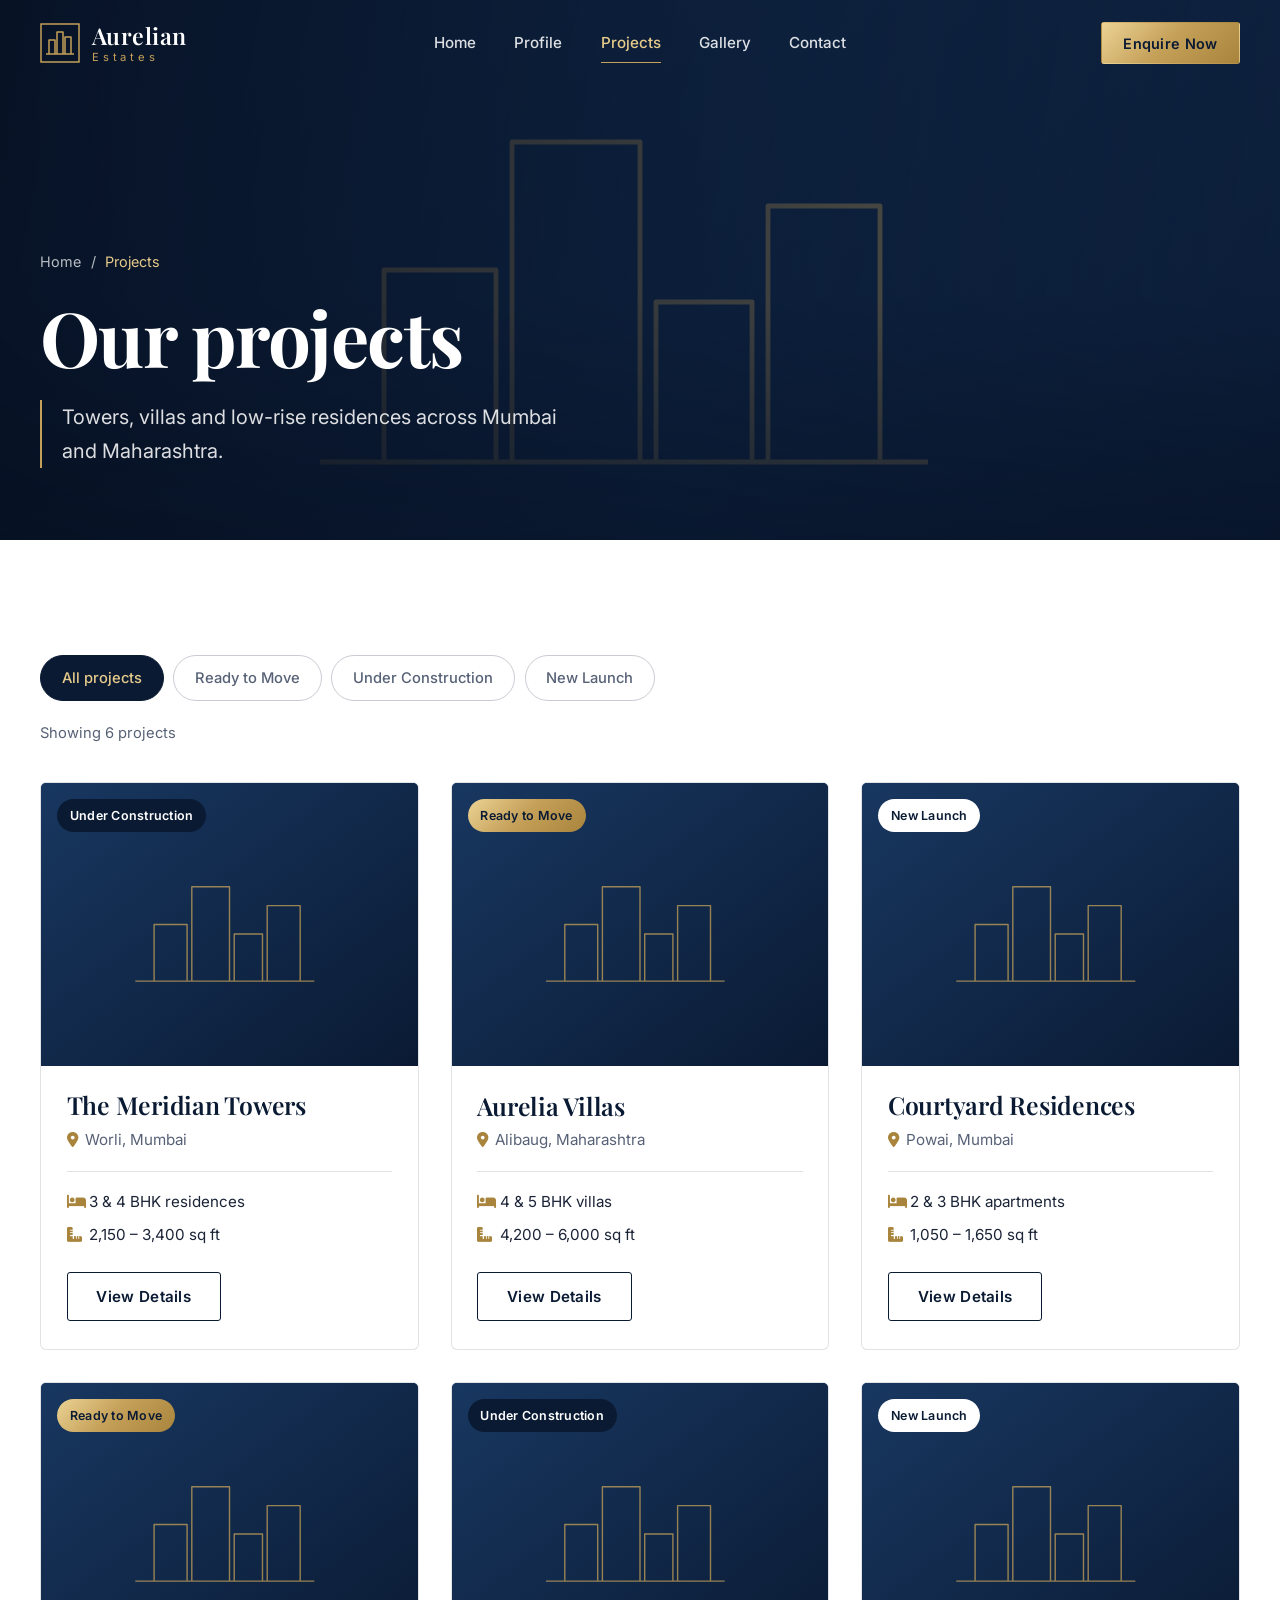
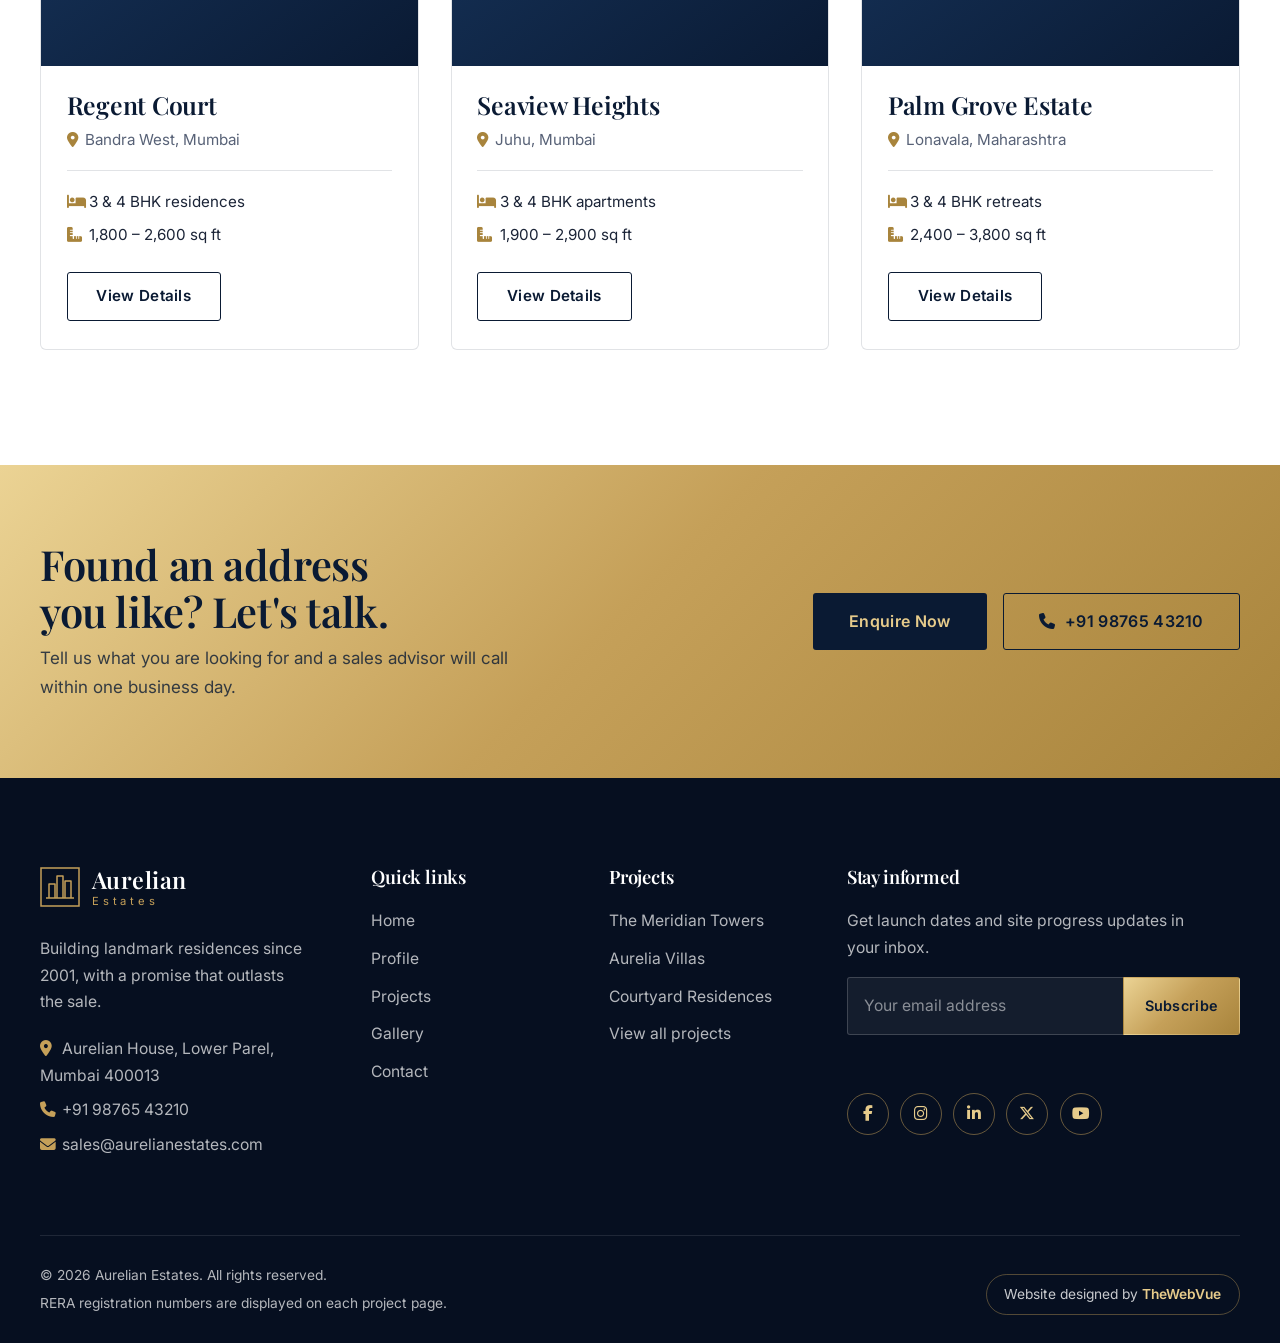
<file: projects.html>
<!DOCTYPE html>
<html lang="en">
<head>
  <!-- Website designed by TheWebVue -->
  <meta charset="UTF-8">
  <meta name="viewport" content="width=device-width, initial-scale=1">
  <title>Projects | Aurelian Estates</title>
  <meta name="description" content="Explore towers, villas and residences by Aurelian Estates. Filter by Ready to Move, Under Construction or New Launch.">
  <meta name="author" content="TheWebVue">
  <meta name="theme-color" content="#0A1A33">

  <link rel="preconnect" href="https://fonts.googleapis.com">
  <link rel="preconnect" href="https://fonts.gstatic.com" crossorigin>
  <link rel="preconnect" href="https://images.unsplash.com" crossorigin>
  <link href="https://fonts.googleapis.com/css2?family=Inter:wght@400;500;600&family=Playfair+Display:ital,wght@0,500;0,600;0,700;1,500&display=swap" rel="stylesheet">
  <link rel="stylesheet" href="https://cdnjs.cloudflare.com/ajax/libs/font-awesome/6.5.1/css/all.min.css" crossorigin="anonymous" referrerpolicy="no-referrer">
  <link rel="stylesheet" href="style.css">

  <!-- Lets reveal animations hide content only when JS is available to show it again -->
  <script>document.documentElement.classList.add('js');</script>
</head>
<body>
  <a class="skip-link" href="#main">Skip to content</a>

  <header class="site-header" id="header">
    <div class="container nav-inner">
      <a href="index.html" class="brand" aria-label="Aurelian Estates, home">
        <svg class="brand-mark" viewBox="0 0 40 40" fill="none" aria-hidden="true">
            <rect x="1" y="1" width="38" height="38" stroke="#C5A059" stroke-width="1.5"/>
            <path d="M9 31V17h6v14M17 31V9h6v22M25 31V14h6v17" stroke="#C5A059" stroke-width="1.5" stroke-linejoin="round"/>
            <path d="M6 31h28" stroke="#C5A059" stroke-width="1.5"/>
          </svg>
        <span class="brand-text">
          <span class="brand-name">Aurelian</span>
          <span class="brand-sub">Estates</span>
        </span>
      </a>

      <nav class="nav-menu" id="nav-menu" aria-label="Primary">
        <ul class="nav-links">
          <li><a class="nav-link" href="index.html">Home</a></li>
          <li><a class="nav-link" href="profile.html">Profile</a></li>
          <li><a class="nav-link is-active" href="projects.html" aria-current="page">Projects</a></li>
          <li><a class="nav-link" href="gallery.html">Gallery</a></li>
          <li><a class="nav-link" href="contact.html">Contact</a></li>
        </ul>
        <a href="contact.html#enquire" class="btn btn-gold nav-cta-mobile">Enquire Now</a>
      </nav>

      <div class="nav-actions">
        <a href="contact.html#enquire" class="btn btn-gold btn-sm nav-cta">Enquire Now</a>
        <button class="nav-toggle" id="nav-toggle" type="button" aria-label="Open menu" aria-expanded="false" aria-controls="nav-menu">
          <span></span><span></span><span></span>
        </button>
      </div>
    </div>
  </header>
  <div class="nav-backdrop" id="nav-backdrop"></div>

  <main id="main">
    <section class="page-hero" aria-label="Our projects">
      <div class="hero-media">
        <img src="https://images.unsplash.com/photo-1574362848149-11496d93a7c7?auto=format&fit=crop&w=1920&q=80" alt="A tall residential tower against the sky" width="1920" height="1280" fetchpriority="high">
      </div>
      <div class="container hero-inner">
        <div class="hero-content">
          <nav class="crumbs" aria-label="Breadcrumb">
            <a href="index.html">Home</a><span aria-hidden="true">/</span><span aria-current="page">Projects</span>
          </nav>
          <h1>Our projects</h1>
          <p class="hero-lede">Towers, villas and low-rise residences across Mumbai and Maharashtra.</p>
        </div>
      </div>
    </section>

    <section class="section projects">
      <div class="container">
        <div class="filters reveal" role="group" aria-label="Filter projects by status">
          <button type="button" class="chip" data-filter="all" aria-pressed="true">All projects</button>
          <button type="button" class="chip" data-filter="ready" aria-pressed="false">Ready to Move</button>
          <button type="button" class="chip" data-filter="building" aria-pressed="false">Under Construction</button>
          <button type="button" class="chip" data-filter="launch" aria-pressed="false">New Launch</button>
        </div>
        <p class="result-count" id="result-count" aria-live="polite">Showing 6 projects</p>

        <div class="projects-grid">
          <article class="project-card reveal" style="--d:0s" data-status="building">
            <div class="card-media">
              <img src="https://images.unsplash.com/photo-1486406146926-c627a92ad1ab?auto=format&fit=crop&w=900&q=80" alt="The Meridian Towers, a tall glass residential tower" width="900" height="675" loading="lazy">
              <span class="status status-building">Under Construction</span>
              <div class="card-overlay"><p>42 storeys with a sky lounge, infinity pool and sea-facing decks. Possession planned for December 2027.</p></div>
            </div>
            <div class="card-body">
              <h3>The Meridian Towers</h3>
              <p class="loc"><i class="fa-solid fa-location-dot" aria-hidden="true"></i>Worli, Mumbai</p>
              <ul class="specs">
                <li><i class="fa-solid fa-bed" aria-hidden="true"></i>3 &amp; 4 BHK residences</li>
                <li><i class="fa-solid fa-ruler-combined" aria-hidden="true"></i>2,150 – 3,400 sq ft</li>
              </ul>
              <div class="card-actions">
                <a href="contact.html?project=The+Meridian+Towers#enquire" class="btn btn-outline">View Details</a>
              </div>
            </div>
          </article>
          <article class="project-card reveal" style="--d:.12s" data-status="ready">
            <div class="card-media">
              <img src="https://images.unsplash.com/photo-1613490493576-7fde63acd811?auto=format&fit=crop&w=900&q=80" alt="Aurelia Villas, a modern villa with a terrace and pool" width="900" height="675" loading="lazy">
              <span class="status status-ready">Ready to Move</span>
              <div class="card-overlay"><p>Twenty-eight private villas with plunge pools, set among mango orchards ten minutes from the jetty.</p></div>
            </div>
            <div class="card-body">
              <h3>Aurelia Villas</h3>
              <p class="loc"><i class="fa-solid fa-location-dot" aria-hidden="true"></i>Alibaug, Maharashtra</p>
              <ul class="specs">
                <li><i class="fa-solid fa-bed" aria-hidden="true"></i>4 &amp; 5 BHK villas</li>
                <li><i class="fa-solid fa-ruler-combined" aria-hidden="true"></i>4,200 – 6,000 sq ft</li>
              </ul>
              <div class="card-actions">
                <a href="contact.html?project=Aurelia+Villas#enquire" class="btn btn-outline">View Details</a>
              </div>
            </div>
          </article>
          <article class="project-card reveal" style="--d:.24s" data-status="launch">
            <div class="card-media">
              <img src="https://images.unsplash.com/photo-1600573472592-401b489a3cdc?auto=format&fit=crop&w=900&q=80" alt="Courtyard Residences, a low-rise home with landscaped grounds" width="900" height="675" loading="lazy">
              <span class="status status-launch">New Launch</span>
              <div class="card-overlay"><p>Low-rise homes arranged around a landscaped courtyard, five minutes from the lake.</p></div>
            </div>
            <div class="card-body">
              <h3>Courtyard Residences</h3>
              <p class="loc"><i class="fa-solid fa-location-dot" aria-hidden="true"></i>Powai, Mumbai</p>
              <ul class="specs">
                <li><i class="fa-solid fa-bed" aria-hidden="true"></i>2 &amp; 3 BHK apartments</li>
                <li><i class="fa-solid fa-ruler-combined" aria-hidden="true"></i>1,050 – 1,650 sq ft</li>
              </ul>
              <div class="card-actions">
                <a href="contact.html?project=Courtyard+Residences#enquire" class="btn btn-outline">View Details</a>
              </div>
            </div>
          </article>
          <article class="project-card reveal" style="--d:0s" data-status="ready">
            <div class="card-media">
              <img src="https://images.unsplash.com/photo-1574362848149-11496d93a7c7?auto=format&fit=crop&w=900&q=80" alt="Regent Court, a boutique residential tower" width="900" height="675" loading="lazy">
              <span class="status status-ready">Ready to Move</span>
              <div class="card-overlay"><p>A boutique tower of 36 residences with concierge service and a private members' terrace.</p></div>
            </div>
            <div class="card-body">
              <h3>Regent Court</h3>
              <p class="loc"><i class="fa-solid fa-location-dot" aria-hidden="true"></i>Bandra West, Mumbai</p>
              <ul class="specs">
                <li><i class="fa-solid fa-bed" aria-hidden="true"></i>3 &amp; 4 BHK residences</li>
                <li><i class="fa-solid fa-ruler-combined" aria-hidden="true"></i>1,800 – 2,600 sq ft</li>
              </ul>
              <div class="card-actions">
                <a href="contact.html?project=Regent+Court#enquire" class="btn btn-outline">View Details</a>
              </div>
            </div>
          </article>
          <article class="project-card reveal" style="--d:.12s" data-status="building">
            <div class="card-media">
              <img src="https://images.unsplash.com/photo-1582407947304-fd86f028f716?auto=format&fit=crop&w=900&q=80" alt="Seaview Heights, sea-facing apartments with large balconies" width="900" height="675" loading="lazy">
              <span class="status status-building">Under Construction</span>
              <div class="card-overlay"><p>Sea-facing apartments with wraparound balconies and a rooftop pavilion. Possession planned for June 2028.</p></div>
            </div>
            <div class="card-body">
              <h3>Seaview Heights</h3>
              <p class="loc"><i class="fa-solid fa-location-dot" aria-hidden="true"></i>Juhu, Mumbai</p>
              <ul class="specs">
                <li><i class="fa-solid fa-bed" aria-hidden="true"></i>3 &amp; 4 BHK apartments</li>
                <li><i class="fa-solid fa-ruler-combined" aria-hidden="true"></i>1,900 – 2,900 sq ft</li>
              </ul>
              <div class="card-actions">
                <a href="contact.html?project=Seaview+Heights#enquire" class="btn btn-outline">View Details</a>
              </div>
            </div>
          </article>
          <article class="project-card reveal" style="--d:.24s" data-status="launch">
            <div class="card-media">
              <img src="https://images.unsplash.com/photo-1600047509807-ba8f99d2cdde?auto=format&fit=crop&w=900&q=80" alt="Palm Grove Estate, a hill retreat surrounded by palms" width="900" height="675" loading="lazy">
              <span class="status status-launch">New Launch</span>
              <div class="card-overlay"><p>Weekend retreats on generous plots, ringed by palms and framed by hill views.</p></div>
            </div>
            <div class="card-body">
              <h3>Palm Grove Estate</h3>
              <p class="loc"><i class="fa-solid fa-location-dot" aria-hidden="true"></i>Lonavala, Maharashtra</p>
              <ul class="specs">
                <li><i class="fa-solid fa-bed" aria-hidden="true"></i>3 &amp; 4 BHK retreats</li>
                <li><i class="fa-solid fa-ruler-combined" aria-hidden="true"></i>2,400 – 3,800 sq ft</li>
              </ul>
              <div class="card-actions">
                <a href="contact.html?project=Palm+Grove+Estate#enquire" class="btn btn-outline">View Details</a>
              </div>
            </div>
          </article>
        </div>
      </div>
    </section>

    <section class="cta-band" aria-label="Enquire">
      <div class="container cta-inner">
        <div>
          <h2>Found an address you like? Let's talk.</h2>
          <p>Tell us what you are looking for and a sales advisor will call within one business day.</p>
        </div>
        <div class="cta-actions">
          <a href="contact.html#enquire" class="btn btn-navy btn-lg">Enquire Now</a>
          <a href="tel:+919876543210" class="btn btn-outline btn-lg"><i class="fa-solid fa-phone" aria-hidden="true"></i>+91 98765 43210</a>
        </div>
      </div>
    </section>

  </main>

  <footer class="site-footer">
    <div class="container">
      <div class="footer-grid">
        <div class="footer-about">
          <a href="index.html" class="brand" aria-label="Aurelian Estates, home">
            <svg class="brand-mark" viewBox="0 0 40 40" fill="none" aria-hidden="true">
            <rect x="1" y="1" width="38" height="38" stroke="#C5A059" stroke-width="1.5"/>
            <path d="M9 31V17h6v14M17 31V9h6v22M25 31V14h6v17" stroke="#C5A059" stroke-width="1.5" stroke-linejoin="round"/>
            <path d="M6 31h28" stroke="#C5A059" stroke-width="1.5"/>
          </svg>
            <span class="brand-text"><span class="brand-name">Aurelian</span><span class="brand-sub">Estates</span></span>
          </a>
          <p>Building landmark residences since 2001, with a promise that outlasts the sale.</p>
          <div class="footer-address">
            <span><i class="fa-solid fa-location-dot" aria-hidden="true"></i>Aurelian House, Lower Parel, Mumbai 400013</span>
            <span><i class="fa-solid fa-phone" aria-hidden="true"></i><a href="tel:+919876543210">+91 98765 43210</a></span>
            <span><i class="fa-solid fa-envelope" aria-hidden="true"></i><a href="mailto:sales@aurelianestates.com">sales@aurelianestates.com</a></span>
          </div>
        </div>

        <div>
          <h4>Quick links</h4>
          <ul class="footer-links">
            <li><a href="index.html">Home</a></li>
            <li><a href="profile.html">Profile</a></li>
            <li><a href="projects.html">Projects</a></li>
            <li><a href="gallery.html">Gallery</a></li>
            <li><a href="contact.html">Contact</a></li>
          </ul>
        </div>

        <div>
          <h4>Projects</h4>
          <ul class="footer-links">
            <li><a href="projects.html">The Meridian Towers</a></li>
            <li><a href="projects.html">Aurelia Villas</a></li>
            <li><a href="projects.html">Courtyard Residences</a></li>
            <li><a href="projects.html">View all projects</a></li>
          </ul>
        </div>

        <div>
          <h4>Stay informed</h4>
          <p>Get launch dates and site progress updates in your inbox.</p>
          <form class="newsletter" id="newsletter-form" novalidate style="margin-top:1rem">
            <input type="email" id="nl-email" placeholder="Your email address" aria-label="Email address for newsletter" autocomplete="email">
            <button type="submit" class="btn btn-gold btn-sm">Subscribe</button>
          </form>
          <p class="nl-msg" id="nl-msg" role="status" aria-live="polite"></p>

          <div class="socials">
            <a href="#" aria-label="Facebook"><i class="fa-brands fa-facebook-f"></i></a>
            <a href="#" aria-label="Instagram"><i class="fa-brands fa-instagram"></i></a>
            <a href="#" aria-label="LinkedIn"><i class="fa-brands fa-linkedin-in"></i></a>
            <a href="#" aria-label="X"><i class="fa-brands fa-x-twitter"></i></a>
            <a href="#" aria-label="YouTube"><i class="fa-brands fa-youtube"></i></a>
          </div>
        </div>
      </div>

      <div class="footer-bottom">
        <div class="footer-legal">
          <span>&copy; <span id="year">2026</span> Aurelian Estates. All rights reserved.</span>
          <span>RERA registration numbers are displayed on each project page.</span>
        </div>
        <!-- Designer credit: replace href="#" with the TheWebVue website address -->
        <p class="credit">Website designed by <a href="#" rel="noopener">TheWebVue</a></p>
      </div>
    </div>
  </footer>

  <script src="main.js" defer></script>
</body>
</html>
</file>
<file: style.css>
/* Aurelian Estates - shared stylesheet. Website designed by TheWebVue. */

/* =========================================================
   1. VARIABLES
========================================================= */
:root {
  --navy-950: #060F20;
  --navy-900: #0A1A33;
  --navy-800: #10284A;
  --navy-700: #183760;

  --gold-300: #E6CB8B;
  --gold-500: #C5A059;
  --gold-600: #A8843C;
  --gold-700: #856618;
  --gold-metal: linear-gradient(135deg, #EBD394 0%, #C5A059 48%, #A8843C 100%);

  --ivory: #FBF9F4;
  --white: #FFFFFF;
  --ink: #1B2437;
  --muted: #586277;
  --line: rgba(10, 26, 51, .12);
  --danger: #B3261E;

  --font-display: 'Playfair Display', 'Times New Roman', serif;
  --font-body: 'Inter', system-ui, -apple-system, 'Segoe UI', Roboto, sans-serif;

  --container: 1200px;
  --gutter: clamp(1.25rem, 4vw, 2.5rem);
  --section-y: clamp(4.5rem, 9vw, 8rem);
  --header-h: 84px;
  --radius: 6px;
  --ease: cubic-bezier(.22, .61, .36, 1);
}

/* =========================================================
   2. RESET
========================================================= */
*, *::before, *::after { box-sizing: border-box; }
html { scroll-behavior: smooth; -webkit-text-size-adjust: 100%; }
body {
  margin: 0;
  font-family: var(--font-body);
  font-size: 1.0625rem;
  line-height: 1.7;
  color: var(--ink);
  background: var(--white);
  -webkit-font-smoothing: antialiased;
  text-rendering: optimizeLegibility;
}
img, svg { display: block; max-width: 100%; }
a { color: inherit; text-decoration: none; }
ul { margin: 0; padding: 0; list-style: none; }
h1, h2, h3, h4, p, figure { margin: 0; }
button, input, select, textarea { font: inherit; color: inherit; }
button { cursor: pointer; }
[hidden] { display: none !important; }
.no-scroll { overflow: hidden; }

:focus-visible { outline: 2px solid var(--gold-500); outline-offset: 3px; }

.skip-link {
  position: absolute; left: 1rem; top: -4rem; z-index: 300;
  background: var(--gold-500); color: var(--navy-900);
  padding: .6rem 1rem; border-radius: var(--radius); font-weight: 600;
  transition: top .2s;
}
.skip-link:focus { top: 1rem; }

/* =========================================================
   3. TYPOGRAPHY
========================================================= */
h1, h2, h3, h4 {
  font-family: var(--font-display);
  font-weight: 600;
  line-height: 1.12;
  letter-spacing: -.01em;
  text-wrap: balance;
}
h1 { font-size: clamp(2.9rem, 7.4vw, 6.4rem); font-weight: 700; line-height: 1.02; letter-spacing: -.02em; }
h2 { font-size: clamp(2rem, 4.2vw, 3.3rem); }
h3 { font-size: 1.55rem; }
p { text-wrap: pretty; }
.lede { font-size: 1.15rem; color: var(--muted); max-width: 58ch; }

/* =========================================================
   4. LAYOUT
========================================================= */
.container { width: min(100% - 2 * var(--gutter), var(--container)); margin-inline: auto; }
.section { padding-block: var(--section-y); overflow-x: clip; }

.section-head { max-width: 40rem; margin-bottom: clamp(2.5rem, 5vw, 4rem); }
.section-head h2::after {
  content: ""; display: block; width: 64px; height: 2px;
  margin-top: 1.25rem; background: var(--gold-metal);
}
.section-head .lede { margin-top: 1.25rem; }

.on-dark h2, .on-dark h3 { color: var(--white); }
.on-dark .lede { color: rgba(255, 255, 255, .72); }

/* =========================================================
   5. COMPONENTS
========================================================= */

/* ---------- Buttons ---------- */
.btn {
  position: relative; isolation: isolate; overflow: hidden;
  display: inline-flex; align-items: center; justify-content: center; gap: .6rem;
  padding: .9rem 1.8rem;
  border: 1px solid transparent; border-radius: 3px;
  font-size: .95rem; font-weight: 600; letter-spacing: .02em; line-height: 1.2;
  transition: transform .4s var(--ease), box-shadow .4s var(--ease), background-color .3s, color .3s, border-color .3s;
}
.btn-sm { padding: .7rem 1.35rem; font-size: .9rem; }
.btn-lg { padding: 1.1rem 2.2rem; font-size: 1rem; }

.btn-gold { background: var(--gold-metal); color: var(--navy-900); }
.btn-gold::after {
  content: ""; position: absolute; inset: 0; z-index: -1;
  background: linear-gradient(110deg, transparent 30%, rgba(255, 255, 255, .6) 50%, transparent 70%);
  transform: translateX(-120%);
  transition: transform .8s var(--ease);
}
.btn-gold:hover { transform: translateY(-3px); box-shadow: 0 16px 32px -12px rgba(197, 160, 89, .85); }
.btn-gold:hover::after { transform: translateX(120%); }

.btn-ghost { border-color: rgba(255, 255, 255, .65); color: var(--white); }
.btn-ghost:hover { background: var(--white); border-color: var(--white); color: var(--navy-900); transform: translateY(-3px); }

.btn-outline {
  border-color: var(--navy-900); color: var(--navy-900);
}
.btn-outline:hover { background: var(--navy-900); color: var(--gold-300); transform: translateY(-2px); }

.btn-pulse { animation: pulse 2.6s ease-out infinite; }
.btn-pulse:hover { animation-play-state: paused; }
@keyframes pulse {
  0%   { box-shadow: 0 0 0 0 rgba(197, 160, 89, .6); }
  70%  { box-shadow: 0 0 0 20px rgba(197, 160, 89, 0); }
  100% { box-shadow: 0 0 0 0 rgba(197, 160, 89, 0); }
}

/* ---------- Header / navigation ---------- */
.site-header {
  position: fixed; inset: 0 0 auto 0; z-index: 100;
  background: transparent;
  transition: background-color .4s var(--ease), box-shadow .4s var(--ease);
}
.site-header.is-scrolled,
.site-header.menu-open {
  background: var(--navy-900);
  box-shadow: 0 10px 30px rgba(0, 0, 0, .28);
}
.nav-inner {
  display: grid; grid-template-columns: 1fr auto 1fr; align-items: center;
  padding-block: 1.4rem;
  transition: padding .4s var(--ease);
}
.is-scrolled .nav-inner { padding-block: .85rem; }

.brand { position: relative; z-index: 3; display: inline-flex; align-items: center; gap: .75rem; justify-self: start; }
.brand-mark { width: 40px; height: 40px; }
.brand-text { display: flex; flex-direction: column; line-height: 1; }
.brand-name { font-family: var(--font-display); font-size: 1.45rem; font-weight: 600; color: var(--white); letter-spacing: .02em; }
.brand-sub { margin-top: .3rem; font-size: .7rem; letter-spacing: .34em; color: var(--gold-500); }

.nav-links { display: flex; gap: clamp(1.5rem, 3vw, 2.75rem); }
.nav-link {
  position: relative; display: inline-block; padding: .5rem 0;
  font-size: .95rem; font-weight: 500; color: rgba(255, 255, 255, .86);
  transition: color .3s;
}
.nav-link::after {
  content: ""; position: absolute; left: 0; right: 0; bottom: .1rem; height: 1px;
  background: var(--gold-500); transform: scaleX(0); transition: transform .4s var(--ease);
}
.nav-link:hover, .nav-link.is-active { color: var(--gold-300); }
.nav-link:hover::after, .nav-link.is-active::after { transform: scaleX(1); }

.nav-actions { position: relative; z-index: 3; display: flex; align-items: center; gap: 1rem; justify-self: end; }
.nav-cta-mobile { display: none; }

.nav-toggle {
  display: none; width: 46px; height: 46px; padding: 0;
  background: transparent; border: 1px solid rgba(255, 255, 255, .35); border-radius: 50%;
  position: relative;
}
.nav-toggle span {
  position: absolute; left: 13px; right: 13px; height: 1.5px; background: var(--white);
  transition: transform .35s var(--ease), opacity .2s, top .35s var(--ease);
}
.nav-toggle span:nth-child(1) { top: 16px; }
.nav-toggle span:nth-child(2) { top: 22px; }
.nav-toggle span:nth-child(3) { top: 28px; }
.menu-open .nav-toggle span:nth-child(1) { top: 22px; transform: rotate(45deg); }
.menu-open .nav-toggle span:nth-child(2) { opacity: 0; }
.menu-open .nav-toggle span:nth-child(3) { top: 22px; transform: rotate(-45deg); }

.nav-backdrop {
  position: fixed; inset: 0; z-index: 90; background: rgba(6, 15, 32, .6);
  opacity: 0; visibility: hidden; transition: opacity .4s, visibility .4s;
}
.nav-backdrop.is-visible { opacity: 1; visibility: visible; }

/* ---------- Hero ---------- */
.hero {
  position: relative; overflow: hidden; color: var(--white);
  min-height: 100vh; min-height: 100svh;
  display: flex; align-items: center;
  background: linear-gradient(160deg, var(--navy-700), var(--navy-950));
}
.hero-media { position: absolute; left: 0; right: 0; top: -10%; height: 120%; will-change: transform; }
.hero-media img { width: 100%; height: 100%; object-fit: cover; }
.hero::before {
  content: ""; position: absolute; inset: 0; z-index: 1;
  background:
    linear-gradient(100deg, rgba(6, 15, 32, .9) 0%, rgba(10, 26, 51, .65) 45%, rgba(10, 26, 51, .2) 100%),
    linear-gradient(0deg, rgba(6, 15, 32, .75) 0%, transparent 38%);
}
.hero-inner { position: relative; z-index: 2; }
.hero-content { max-width: 860px; padding-block: calc(var(--header-h) + 2rem) 6rem; will-change: transform, opacity; }
.hero-content > * { animation: rise 1.1s var(--ease) both; }
.hero-content > :nth-child(2) { animation-delay: .18s; }
.hero-content > :nth-child(3) { animation-delay: .34s; }
@keyframes rise {
  from { opacity: 0; transform: translateY(32px); }
  to   { opacity: 1; transform: none; }
}
.hero-lede {
  margin-top: 1.75rem; max-width: 34rem;
  padding-left: 1.25rem; border-left: 2px solid var(--gold-500);
  font-size: clamp(1.05rem, 1.6vw, 1.25rem); color: rgba(255, 255, 255, .86);
}
.hero-actions { display: flex; flex-wrap: wrap; gap: 1rem; margin-top: 2.5rem; }
.scroll-cue {
  position: absolute; z-index: 2; left: 50%; bottom: 1.5rem; transform: translateX(-50%);
  display: flex; flex-direction: column; align-items: center; gap: .6rem;
  font-size: .8rem; letter-spacing: .12em; color: rgba(255, 255, 255, .7);
}
.scroll-cue i { width: 1px; height: 44px; background: linear-gradient(var(--gold-500), transparent); }

/* ---------- About ---------- */
.about { background: var(--ivory); }
.about-grid {
  display: grid; grid-template-columns: 1fr 1fr;
  gap: clamp(3rem, 7vw, 7rem); align-items: center;
}
.about-media { position: relative; }
.about-media::before {
  content: ""; position: absolute; inset: 26px -26px -26px 26px;
  border: 1px solid var(--gold-500); border-radius: var(--radius);
}
.about-media img {
  position: relative; z-index: 1; width: 100%; aspect-ratio: 4 / 5; object-fit: cover;
  border-radius: var(--radius); background: var(--navy-800);
}
.years-badge {
  position: absolute; z-index: 2; left: -1.75rem; bottom: 3rem;
  width: 150px; height: 150px; border-radius: 50%;
  display: grid; place-content: center; text-align: center;
  background: var(--gold-metal); color: var(--navy-900);
  box-shadow: 0 20px 44px rgba(10, 26, 51, .35);
}
.years-badge::before {
  content: ""; position: absolute; inset: 7px; border-radius: 50%;
  border: 1px solid rgba(10, 26, 51, .45);
}
.years-badge strong { font-family: var(--font-display); font-size: 3rem; line-height: 1; }
.years-badge span { max-width: 6.5rem; margin: .25rem auto 0; font-size: .78rem; font-weight: 600; line-height: 1.25; }

.about-copy p { margin-top: 1.25rem; color: var(--muted); }
.about-copy h2 { margin-bottom: 1.5rem; }
.checks { margin-top: 1.75rem; display: grid; gap: .8rem; }
.checks li { display: flex; gap: .85rem; align-items: flex-start; }
.checks i { margin-top: .4rem; color: var(--gold-600); }
.about-copy .btn { margin-top: 2.25rem; }

.stats {
  display: grid; grid-template-columns: repeat(3, 1fr); gap: 1.5rem;
  margin-top: 2.5rem; padding-top: 2rem; border-top: 1px solid var(--line);
}
.stat-value { font-family: var(--font-display); font-size: clamp(2rem, 3.6vw, 2.9rem); font-weight: 600; line-height: 1; color: var(--navy-900); }
.stat-suffix { color: var(--gold-600); }
.stat-label { margin-top: .6rem; font-size: .9rem; color: var(--muted); }

/* ---------- Projects ---------- */
.projects { background: var(--white); }
.projects-grid {
  display: grid; gap: 2rem;
  grid-template-columns: repeat(auto-fit, minmax(min(100%, 320px), 1fr));
}
.project-card {
  display: flex; flex-direction: column; height: 100%;
  background: var(--white); border: 1px solid var(--line); border-radius: var(--radius); overflow: hidden;
  transition: transform .5s var(--ease), box-shadow .5s var(--ease), border-color .5s;
}
.project-card:hover, .project-card:focus-within {
  transform: translateY(-8px);
  border-color: rgba(197, 160, 89, .7);
  box-shadow: 0 32px 60px -24px rgba(10, 26, 51, .4);
}
.card-media { position: relative; aspect-ratio: 4 / 3; overflow: hidden; background: var(--navy-800); }
.card-media img { width: 100%; height: 100%; object-fit: cover; transition: transform 1.1s var(--ease); }
.project-card:hover .card-media img, .project-card:focus-within .card-media img { transform: scale(1.09); }

.card-overlay {
  position: absolute; inset: 0; display: flex; align-items: flex-end; padding: 1.4rem;
  background: linear-gradient(0deg, rgba(6, 15, 32, .94) 0%, rgba(6, 15, 32, .5) 55%, rgba(6, 15, 32, .05) 100%);
  color: var(--white); font-size: .95rem; line-height: 1.55;
  opacity: 0; transition: opacity .5s var(--ease);
}
.card-overlay p { transform: translateY(14px); transition: transform .6s var(--ease); }
.project-card:hover .card-overlay, .project-card:focus-within .card-overlay { opacity: 1; }
.project-card:hover .card-overlay p, .project-card:focus-within .card-overlay p { transform: none; }
@media (hover: none) {
  .card-overlay { opacity: 1; }
  .card-overlay p { transform: none; }
}

.status {
  position: absolute; z-index: 2; top: 1rem; left: 1rem;
  padding: .35rem .8rem; border-radius: 999px;
  font-size: .78rem; font-weight: 600; letter-spacing: .02em;
}
.status-ready { background: var(--gold-metal); color: var(--navy-900); }
.status-building { background: var(--navy-900); color: var(--white); }
.status-launch { background: var(--white); color: var(--navy-900); }

.card-body { display: flex; flex-direction: column; flex: 1; padding: 1.6rem 1.6rem 1.75rem; }
.card-body h3 { color: var(--navy-900); }
.loc { margin-top: .5rem; color: var(--muted); font-size: .95rem; }
.loc i { margin-right: .45rem; color: var(--gold-600); }
.specs { display: grid; gap: .45rem; margin-top: 1.1rem; padding-top: 1.1rem; border-top: 1px solid var(--line); font-size: .95rem; }
.specs i { width: 1.4rem; color: var(--gold-600); }
.card-actions { margin-top: auto; padding-top: 1.5rem; }

/* ---------- Why choose us ---------- */
.why {
  background:
    radial-gradient(900px 500px at 90% -10%, rgba(197, 160, 89, .14), transparent 60%),
    var(--navy-900);
}
.why-grid {
  display: grid; grid-template-columns: repeat(3, 1fr);
  border-top: 1px solid rgba(197, 160, 89, .28); border-left: 1px solid rgba(197, 160, 89, .28);
}
.feature {
  padding: 2.75rem 2.25rem;
  border-right: 1px solid rgba(197, 160, 89, .28); border-bottom: 1px solid rgba(197, 160, 89, .28);
  transition: background-color .5s;
}
.feature:hover { background: rgba(255, 255, 255, .04); }
.feature-icon {
  width: 58px; height: 58px; margin-bottom: 1.6rem;
  display: grid; place-items: center; border-radius: 50%;
  border: 1px solid var(--gold-500); color: var(--gold-500); font-size: 1.2rem;
  transition: background-color .4s, color .4s, transform .5s var(--ease);
}
.feature:hover .feature-icon { background: var(--gold-500); color: var(--navy-900); transform: translateY(-5px); }
.feature h3 { font-size: 1.35rem; color: var(--white); }
.feature p { margin-top: .75rem; color: rgba(255, 255, 255, .7); font-size: .98rem; }

/* ---------- Gallery ---------- */
.gallery { background: var(--ivory); }
.gallery-grid {
  display: grid; grid-template-columns: repeat(4, 1fr);
  grid-auto-rows: clamp(150px, 19vw, 240px); grid-auto-flow: dense; gap: 14px;
}
.g-big  { grid-column: span 2; grid-row: span 2; }
.g-tall { grid-row: span 2; }
.g-wide { grid-column: span 2; }

.gallery-item {
  position: relative; padding: 0; border: 0; overflow: hidden;
  border-radius: var(--radius); background: var(--navy-800); cursor: zoom-in;
}
.gallery-item img { width: 100%; height: 100%; object-fit: cover; transition: transform 1s var(--ease); }
.gallery-item::after {
  content: ""; position: absolute; inset: 0;
  background: linear-gradient(0deg, rgba(6, 15, 32, .8), transparent 60%);
  opacity: 0; transition: opacity .5s;
}
.gallery-item:hover img, .gallery-item:focus-visible img { transform: scale(1.07); }
.gallery-item:hover::after, .gallery-item:focus-visible::after { opacity: 1; }
.gallery-item .cap {
  position: absolute; z-index: 2; left: 1.1rem; right: 1.1rem; bottom: 1rem;
  color: var(--white); font-size: .92rem; text-align: left; line-height: 1.4;
  opacity: 0; transform: translateY(10px); transition: opacity .5s, transform .5s var(--ease);
}
.gallery-item .zoom {
  position: absolute; z-index: 2; top: .9rem; right: .9rem;
  width: 38px; height: 38px; display: grid; place-items: center; border-radius: 50%;
  background: rgba(6, 15, 32, .65); color: var(--gold-300); font-size: .85rem;
  opacity: 0; transform: scale(.85); transition: opacity .4s, transform .4s var(--ease);
}
.gallery-item:hover .cap, .gallery-item:focus-visible .cap,
.gallery-item:hover .zoom, .gallery-item:focus-visible .zoom { opacity: 1; transform: none; }
@media (hover: none) {
  .gallery-item::after { opacity: 1; }
  .gallery-item .cap { opacity: 1; transform: none; }
}

/* ---------- Lightbox ---------- */
.lightbox {
  position: fixed; inset: 0; z-index: 200;
  display: flex; align-items: center; justify-content: center;
  background: rgba(6, 15, 32, .95);
  opacity: 0; visibility: hidden;
  transition: opacity .4s var(--ease), visibility .4s;
}
.lightbox.is-open { opacity: 1; visibility: visible; }
.lb-stage { width: 100%; height: 100%; display: flex; align-items: center; justify-content: center; padding: 4.5rem 1rem 5rem; }
.lb-figure { max-width: min(1200px, 100%); transform: scale(.96); transition: transform .5s var(--ease); }
.lightbox.is-open .lb-figure { transform: none; }
.lb-figure img {
  max-width: 100%; max-height: 74vh; margin-inline: auto; border-radius: 4px;
  box-shadow: 0 30px 80px rgba(0, 0, 0, .55);
  transition: opacity .35s;
}
.lb-figure img.is-loading { opacity: 0; }
.lb-figure figcaption { margin-top: 1rem; text-align: center; color: rgba(255, 255, 255, .85); font-size: .98rem; }
.lb-count { display: block; margin-top: .25rem; font-size: .82rem; color: var(--gold-500); letter-spacing: .08em; }

.lb-btn {
  position: absolute; z-index: 2; width: 52px; height: 52px; display: grid; place-items: center;
  background: rgba(255, 255, 255, .04); border: 1px solid rgba(197, 160, 89, .7); border-radius: 50%;
  color: var(--gold-300); font-size: 1.05rem;
  transition: background-color .3s, color .3s, transform .3s var(--ease);
}
.lb-btn:hover { background: var(--gold-500); color: var(--navy-900); }
.lb-close { top: 1.25rem; right: 1.25rem; }
.lb-prev, .lb-next { top: 50%; margin-top: -26px; }
.lb-prev { left: 1.25rem; }
.lb-next { right: 1.25rem; }

/* ---------- Enquiry ---------- */
.enquiry {
  background:
    radial-gradient(800px 420px at 8% 0%, rgba(197, 160, 89, .12), transparent 60%),
    var(--white);
}
.enquiry-card {
  display: grid; grid-template-columns: 5fr 7fr;
  border-radius: 14px; overflow: hidden;
  box-shadow: 0 50px 90px -40px rgba(10, 26, 51, .55);
  border: 1px solid var(--line);
}
.enquiry-info {
  position: relative; padding: clamp(2rem, 5vw, 3.75rem);
  background: linear-gradient(165deg, var(--navy-800), var(--navy-950)); color: rgba(255, 255, 255, .78);
}
.enquiry-info h2 { color: var(--white); font-size: clamp(1.9rem, 3.2vw, 2.6rem); }
.enquiry-info > p { margin-top: 1.1rem; }
.contact-list { display: grid; gap: 1.4rem; margin-top: 2.5rem; }
.contact-list li { display: flex; gap: 1rem; align-items: flex-start; }
.contact-list .ico {
  flex: none; width: 42px; height: 42px; display: grid; place-items: center; border-radius: 50%;
  border: 1px solid rgba(197, 160, 89, .6); color: var(--gold-500);
}
.contact-list strong { display: block; color: var(--white); font-weight: 600; }
.contact-list a:hover { color: var(--gold-300); }

.enquiry-form-wrap { padding: clamp(2rem, 5vw, 3.75rem); background: var(--white); }
.enquiry-form-wrap h3 { color: var(--navy-900); margin-bottom: 1.75rem; }
.form-grid { display: grid; grid-template-columns: 1fr 1fr; gap: 1.5rem 1.25rem; }
.field { position: relative; }
.field.full { grid-column: 1 / -1; }

.field input, .field select, .field textarea {
  width: 100%; padding: 1.5rem 1rem .6rem;
  border: 1px solid rgba(10, 26, 51, .2); border-radius: 8px;
  background-color: var(--ivory); color: var(--ink); outline: none;
  transition: border-color .3s, box-shadow .35s, background-color .3s;
}
.field textarea { min-height: 132px; resize: vertical; }
.field select {
  appearance: none; -webkit-appearance: none; padding-right: 2.75rem; cursor: pointer;
  background-image: url("data:image/svg+xml,%3Csvg xmlns='http://www.w3.org/2000/svg' width='14' height='9' viewBox='0 0 14 9' fill='none' stroke='%23A8843C' stroke-width='2' stroke-linecap='round' stroke-linejoin='round'%3E%3Cpath d='M1 1.5l6 6 6-6'/%3E%3C/svg%3E");
  background-repeat: no-repeat; background-position: right 1.1rem center;
}
.field label {
  position: absolute; left: 1rem; top: 1.05rem; color: var(--muted);
  pointer-events: none; transform-origin: left top;
  transition: transform .3s var(--ease), color .3s;
}
.field input:focus, .field select:focus, .field textarea:focus {
  border-color: var(--gold-500); background-color: var(--white);
  box-shadow: 0 0 0 4px rgba(197, 160, 89, .16), 0 0 30px rgba(197, 160, 89, .38);
}
.field input:focus + label,
.field input:not(:placeholder-shown) + label,
.field textarea:focus + label,
.field textarea:not(:placeholder-shown) + label,
.field select:focus + label,
.field select:valid + label {
  transform: translateY(-.72rem) scale(.78); color: var(--gold-700);
}
.field.has-error input, .field.has-error select, .field.has-error textarea { border-color: var(--danger); }
.field-error { display: block; margin-top: .4rem; font-size: .82rem; color: var(--danger); }
.field-error:empty { display: none; }

.form-foot { display: flex; flex-wrap: wrap; align-items: center; gap: 1.25rem 1.75rem; margin-top: 2rem; }
.form-foot small { flex: 1 1 220px; color: var(--muted); font-size: .84rem; line-height: 1.5; }
.btn-submit:disabled { opacity: .7; cursor: progress; transform: none; }

.form-success { display: flex; flex-direction: column; align-items: flex-start; gap: 1rem; padding-block: 1rem; outline: none; }
.form-success .tick {
  width: 64px; height: 64px; display: grid; place-items: center; border-radius: 50%;
  background: var(--gold-metal); color: var(--navy-900); font-size: 1.5rem;
}
.form-success p { color: var(--muted); max-width: 44ch; }
.link-btn { background: none; border: 0; padding: 0; color: var(--gold-700); font-weight: 600; text-decoration: underline; text-underline-offset: 4px; }

/* ---------- Footer ---------- */
.site-footer { background: var(--navy-950); color: rgba(255, 255, 255, .7); padding-top: clamp(4rem, 7vw, 6rem); font-size: .98rem; }
.footer-grid { display: grid; grid-template-columns: 1.5fr 1fr 1fr 1.5fr; gap: clamp(2rem, 4vw, 4rem); }
.site-footer h4 { font-size: 1.15rem; color: var(--white); margin-bottom: 1.25rem; }
.footer-about p { margin-top: 1.25rem; max-width: 34ch; }
.footer-address { margin-top: 1.25rem; display: grid; gap: .5rem; }
.footer-address i { width: 1.4rem; color: var(--gold-500); }
.footer-links { display: grid; gap: .7rem; }
.footer-links a { transition: color .3s, padding-left .3s var(--ease); }
.footer-links a:hover { color: var(--gold-300); padding-left: .35rem; }

.socials { display: flex; gap: .7rem; margin-top: 1.5rem; }
.socials a {
  width: 42px; height: 42px; display: grid; place-items: center; border-radius: 50%;
  border: 1px solid rgba(197, 160, 89, .5); color: var(--gold-300);
  transition: background-color .3s, color .3s, transform .4s var(--ease);
}
.socials a:hover { background: var(--gold-500); color: var(--navy-900); transform: translateY(-4px); }

.newsletter { display: flex; margin-top: .25rem; }
.newsletter input {
  flex: 1; min-width: 0; padding: .9rem 1rem;
  background: rgba(255, 255, 255, .06); color: var(--white);
  border: 1px solid rgba(255, 255, 255, .18); border-right: 0; border-radius: 3px 0 0 3px; outline: none;
  transition: border-color .3s, box-shadow .3s;
}
.newsletter input::placeholder { color: rgba(255, 255, 255, .5); }
.newsletter input:focus { border-color: var(--gold-500); box-shadow: 0 0 20px rgba(197, 160, 89, .3); }
.newsletter .btn { border-radius: 0 3px 3px 0; padding-inline: 1.3rem; }
.nl-msg { min-height: 1.4rem; margin-top: .75rem; font-size: .88rem; }
.nl-msg.is-ok { color: var(--gold-300); }
.nl-msg.is-error { color: #F19A94; }

.footer-bottom {
  display: flex; flex-wrap: wrap; justify-content: space-between; gap: .75rem 2rem;
  margin-top: clamp(3rem, 6vw, 5rem); padding-block: 1.75rem;
  border-top: 1px solid rgba(255, 255, 255, .1); font-size: .86rem;
}

/* =========================================================
   6. SCROLL REVEAL (progressive enhancement)
========================================================= */
.js .reveal {
  opacity: 0; transform: translateY(28px);
  transition: opacity .9s var(--ease) var(--d, 0s), transform .9s var(--ease) var(--d, 0s);
}
.js .reveal-left  { transform: translateX(-36px); }
.js .reveal-right { transform: translateX(36px); }
.js .reveal.is-visible { opacity: 1; transform: none; }

/* ---------- Inner-page banner ---------- */
.page-hero {
  position: relative; overflow: hidden; color: var(--white);
  min-height: clamp(400px, 60vh, 540px);
  display: flex; align-items: flex-end;
  background: linear-gradient(160deg, var(--navy-700), var(--navy-950));
}
.page-hero::before {
  content: ""; position: absolute; inset: 0; z-index: 1;
  background:
    linear-gradient(100deg, rgba(6, 15, 32, .9) 0%, rgba(10, 26, 51, .66) 55%, rgba(10, 26, 51, .35) 100%),
    linear-gradient(0deg, rgba(6, 15, 32, .7) 0%, transparent 45%);
}
.page-hero .hero-inner { position: relative; z-index: 2; }
.page-hero .hero-content { max-width: 780px; padding-block: calc(var(--header-h) + 3rem) clamp(3rem, 6vw, 4.5rem); }
.page-hero h1 { font-size: clamp(2.6rem, 6vw, 4.75rem); }
.page-hero .hero-lede { margin-top: 1.5rem; }

.crumbs { display: flex; flex-wrap: wrap; align-items: center; gap: .6rem; margin-bottom: 1.5rem; font-size: .9rem; color: rgba(255, 255, 255, .72); }
.crumbs a { transition: color .3s; }
.crumbs a:hover { color: var(--gold-300); }
.crumbs [aria-current] { color: var(--gold-300); }

/* ---------- Home: explore tiles ---------- */
.explore { background: var(--ivory); }
.tiles { display: grid; grid-template-columns: repeat(4, 1fr); gap: 1.25rem; }
.tile {
  position: relative; display: flex; align-items: flex-end; overflow: hidden;
  aspect-ratio: 3 / 4; border-radius: var(--radius); color: var(--white); background: var(--navy-800);
}
.tile img { position: absolute; inset: 0; width: 100%; height: 100%; object-fit: cover; transition: transform 1.1s var(--ease); }
.tile::before {
  content: ""; position: absolute; inset: 0; z-index: 1;
  background: linear-gradient(0deg, rgba(6, 15, 32, .94) 0%, rgba(6, 15, 32, .2) 65%);
  transition: background .6s;
}
.tile:hover img, .tile:focus-visible img { transform: scale(1.08); }
.tile:hover::before, .tile:focus-visible::before { background: linear-gradient(0deg, rgba(6, 15, 32, .97) 0%, rgba(6, 15, 32, .45) 75%); }
.tile-body { position: relative; z-index: 2; width: 100%; padding: 1.5rem; display: flex; align-items: flex-end; justify-content: space-between; gap: 1rem; }
.tile h3 { color: var(--white); font-size: 1.55rem; }
.tile p { margin-top: .35rem; font-size: .92rem; line-height: 1.5; color: rgba(255, 255, 255, .78); }
.tile-arrow {
  flex: none; width: 46px; height: 46px; display: grid; place-items: center; border-radius: 50%;
  border: 1px solid var(--gold-500); color: var(--gold-300);
  transition: background-color .4s, color .4s, transform .5s var(--ease);
}
.tile:hover .tile-arrow, .tile:focus-visible .tile-arrow { background: var(--gold-500); color: var(--navy-900); transform: translateX(4px); }
.section-cta { margin-top: 3rem; }

/* ---------- Call-to-action band ---------- */
.btn-navy { background: var(--navy-900); color: var(--gold-300); }
.btn-navy:hover { background: var(--navy-800); transform: translateY(-3px); box-shadow: 0 16px 30px -12px rgba(6, 15, 32, .7); }

.cta-band { background: var(--gold-metal); color: var(--navy-900); padding-block: clamp(3rem, 6vw, 4.75rem); }
.cta-inner { display: flex; flex-wrap: wrap; align-items: center; justify-content: space-between; gap: 1.75rem 3rem; }
.cta-band h2 { font-size: clamp(1.8rem, 3.4vw, 2.6rem); max-width: 24ch; }
.cta-band p { margin-top: .6rem; color: rgba(10, 26, 51, .8); max-width: 46ch; }
.cta-actions { display: flex; flex-wrap: wrap; gap: 1rem; }
.cta-band .btn-outline { border-color: var(--navy-900); }
.cta-band .btn-outline:hover { background: var(--navy-900); color: var(--gold-300); }

/* ---------- Projects: filter chips ---------- */
.filters { display: flex; flex-wrap: wrap; align-items: center; gap: .6rem; }
.chip {
  padding: .6rem 1.3rem; border: 1px solid rgba(10, 26, 51, .22); border-radius: 999px;
  background: transparent; color: var(--muted); font-size: .92rem; font-weight: 500;
  transition: background-color .3s, color .3s, border-color .3s, transform .3s var(--ease);
}
.chip:hover { border-color: var(--gold-600); color: var(--navy-900); transform: translateY(-2px); }
.chip[aria-pressed="true"] { background: var(--navy-900); border-color: var(--navy-900); color: var(--gold-300); }
.result-count { margin: 1.25rem 0 2.25rem; font-size: .92rem; color: var(--muted); }
.project-card.pop { animation: pop .6s var(--ease); }
@keyframes pop { from { opacity: 0; transform: translateY(18px); } }

/* ---------- Contact: FAQ ---------- */
.faq { background: var(--ivory); }
.faq-list { max-width: 820px; border-top: 1px solid var(--line); }
.faq details { padding: 1.35rem 0; border-bottom: 1px solid var(--line); }
.faq summary {
  display: flex; align-items: center; justify-content: space-between; gap: 1.5rem;
  font-family: var(--font-display); font-size: 1.28rem; font-weight: 500; color: var(--navy-900);
  cursor: pointer; list-style: none;
}
.faq summary::-webkit-details-marker { display: none; }
.faq summary::after { content: "+"; flex: none; font-size: 1.7rem; line-height: 1; color: var(--gold-600); transition: transform .35s var(--ease); }
.faq details[open] summary::after { transform: rotate(45deg); }
.faq details p { margin-top: .9rem; max-width: 64ch; color: var(--muted); }

/* ---------- Footer credit ---------- */
.footer-legal { display: grid; gap: .25rem; }
.credit {
  align-self: flex-end; padding: .5rem 1.1rem; border-radius: 999px;
  border: 1px solid rgba(197, 160, 89, .4); font-size: .86rem; color: rgba(255, 255, 255, .78);
}
.credit a { color: var(--gold-300); font-weight: 600; transition: color .3s; }
.credit a:hover { color: var(--white); text-decoration: underline; text-underline-offset: 4px; }

/* =========================================================
   7. MEDIA QUERIES
========================================================= */
@media (max-width: 1024px) {
  .footer-grid { grid-template-columns: 1fr 1fr; }
}

@media (max-width: 960px) {
  .nav-inner { display: flex; justify-content: space-between; }
  .nav-cta { display: none; }
  .nav-toggle { display: block; }

  .nav-menu {
    position: fixed; top: 0; right: 0; bottom: 0; z-index: 2;
    width: min(86vw, 380px); padding: calc(var(--header-h) + 1.5rem) 2rem 2rem;
    display: flex; flex-direction: column;
    background: var(--navy-900); box-shadow: -20px 0 50px rgba(0, 0, 0, .35);
    transform: translateX(100%); visibility: hidden;
    transition: transform .5s var(--ease), visibility .5s;
    overflow-y: auto;
  }
  .menu-open .nav-menu { transform: none; visibility: visible; }
  .nav-links { flex-direction: column; gap: 0; width: 100%; }
  .nav-link {
    display: block; padding: 1rem 0; font-family: var(--font-display); font-size: 1.6rem; font-weight: 500;
    border-bottom: 1px solid rgba(255, 255, 255, .1);
  }
  .nav-link::after { display: none; }
  .nav-cta-mobile { display: inline-flex; margin-top: 2rem; }

  .about-grid { grid-template-columns: 1fr; }
  .about-media { width: calc(100% - 1.5rem); max-width: 520px; }
  .about-media::before { inset: 18px -18px -18px 18px; }
  .years-badge { left: auto; right: -0.5rem; bottom: -1.75rem; width: 128px; height: 128px; }
  .years-badge strong { font-size: 2.4rem; }
  .years-badge span { font-size: .7rem; }

  .why-grid { grid-template-columns: repeat(2, 1fr); }
  .enquiry-card { grid-template-columns: 1fr; }
}

@media (max-width: 800px) {
  .gallery-grid { grid-template-columns: repeat(2, 1fr); grid-auto-rows: clamp(150px, 34vw, 240px); }
  .g-tall { grid-row: span 1; }
  .g-big { grid-row: span 2; }
  .lb-prev, .lb-next { top: auto; bottom: 1.25rem; margin-top: 0; }
  .lb-prev { left: calc(50% - 64px); }
  .lb-next { right: calc(50% - 64px); }
  .lb-stage { padding-bottom: 6.5rem; }
}

@media (max-width: 640px) {
  .why-grid { grid-template-columns: 1fr; }
  .feature { padding: 2rem 1.5rem; }
  .form-grid { grid-template-columns: 1fr; }
  .footer-grid { grid-template-columns: 1fr; }
  .btn-submit { width: 100%; }
  .hero-actions .btn { flex: 1 1 100%; }
}

@media (max-width: 520px) {
  .stats { grid-template-columns: 1fr; gap: 0; }
  .stat { display: flex; align-items: baseline; justify-content: space-between; gap: 1rem; padding-block: .9rem; border-bottom: 1px solid var(--line); }
  .stat-label { margin-top: 0; }
}

@media (max-height: 640px) {
  .scroll-cue { display: none; }
}

@media (prefers-reduced-motion: reduce) {
  html { scroll-behavior: auto; }
  *, *::before, *::after { animation-duration: .01ms !important; animation-iteration-count: 1 !important; transition-duration: .01ms !important; transition-delay: 0s !important; }
  .js .reveal { opacity: 1; transform: none; }
}

/* Additional responsive rules for multi-page components */
@media (max-width: 1024px) {
  .tiles { grid-template-columns: repeat(2, 1fr); }
  .tile { aspect-ratio: 4 / 5; }
}
@media (max-width: 640px) {
  .footer-bottom { flex-direction: column; align-items: flex-start; }
  .credit { align-self: flex-start; }
  .cta-actions .btn { flex: 1 1 100%; }
}
@media (max-width: 520px) {
  .tiles { grid-template-columns: 1fr; }
  .tile { aspect-ratio: 16 / 11; }
}
</file>
